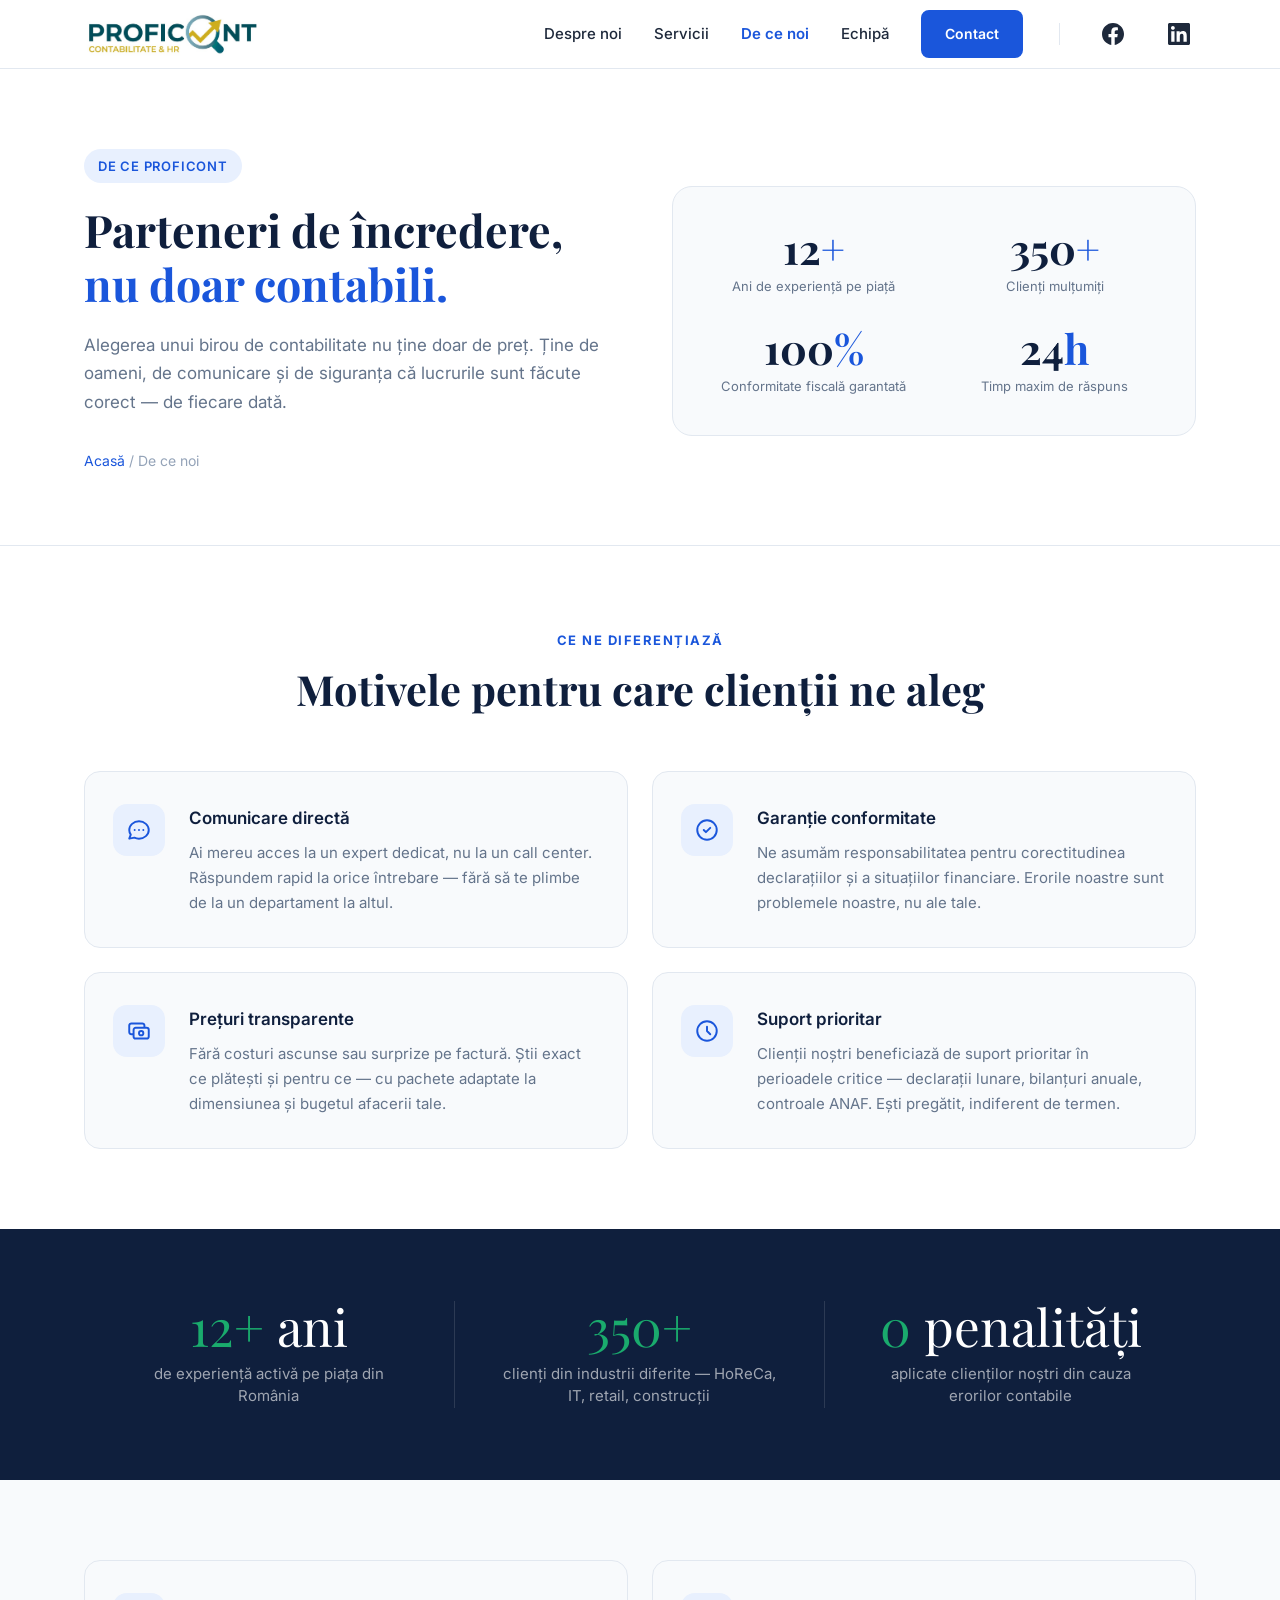
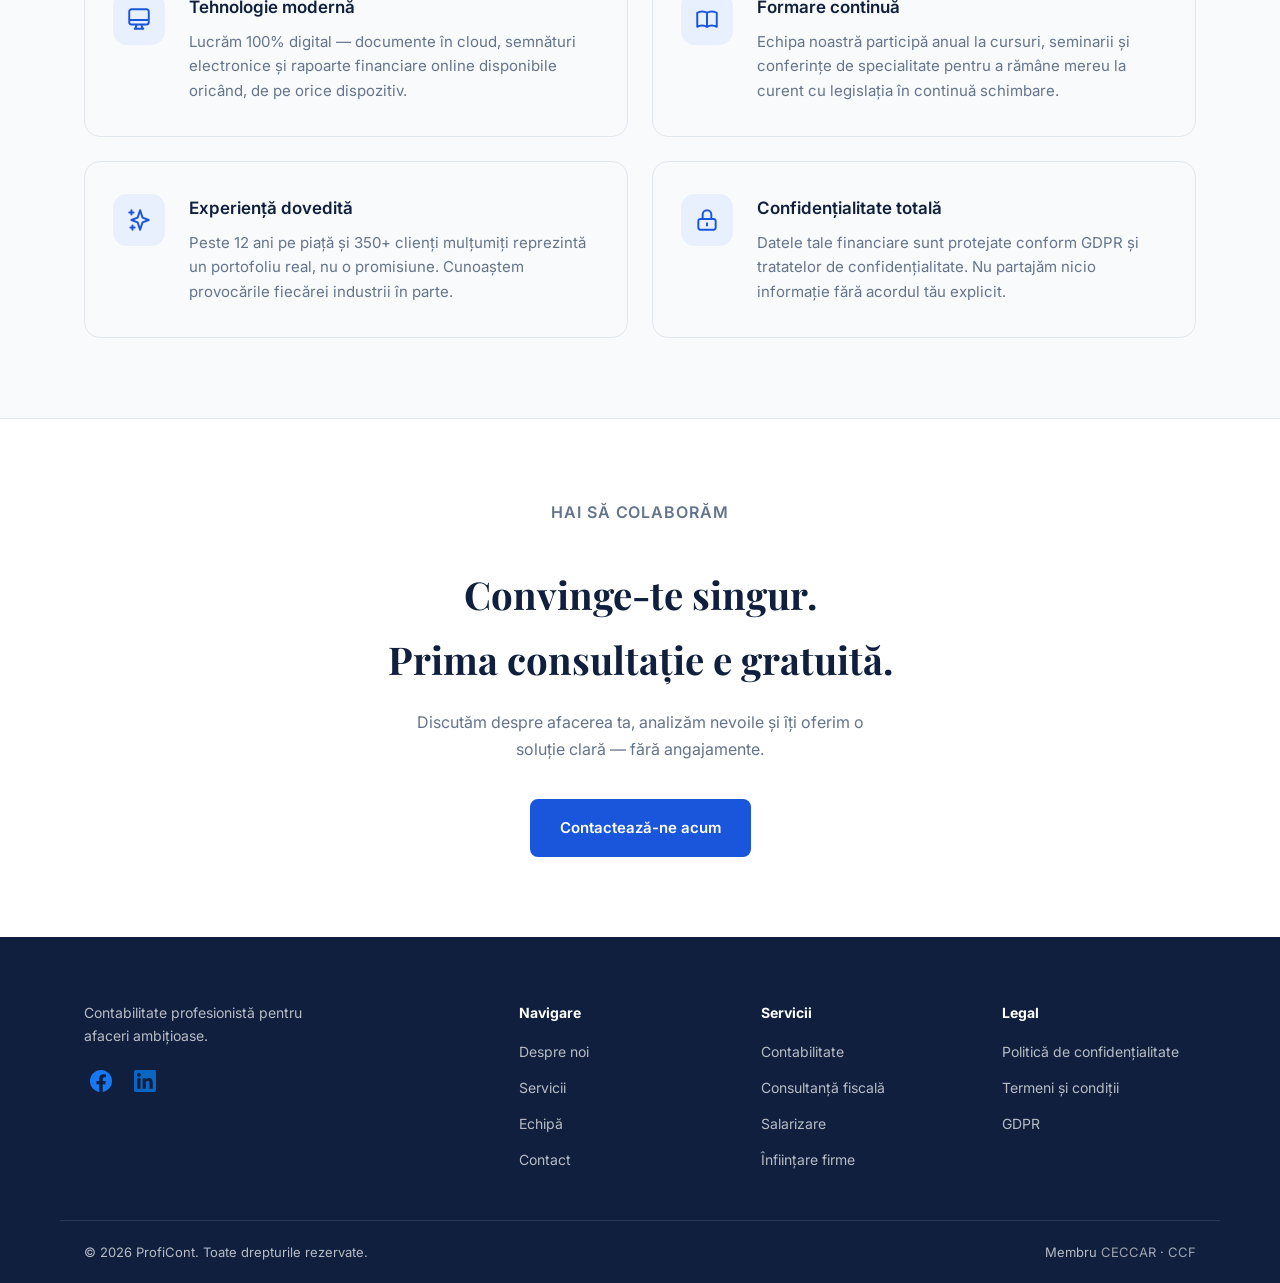
<file: de-ce-noi.html>
<!DOCTYPE html>
<html lang="ro">
<head>
  <meta charset="UTF-8" />
  <meta name="viewport" content="width=device-width, initial-scale=1.0" />
  <title>De ce noi – ProfiCont</title>
  <link rel="stylesheet" href="style.css" />
  <link rel="preconnect" href="https://fonts.googleapis.com" />
  <link rel="preconnect" href="https://fonts.gstatic.com" crossorigin />
  <link href="https://fonts.googleapis.com/css2?family=Inter:wght@300;400;500;600;700&family=Playfair+Display:wght@700&display=swap" rel="stylesheet" />
  <style>
    /* ===== DE CE NOI – PAGE STYLES ===== */

    .dcn-hero {
      background: #fff;
      padding: 80px 0 72px;
      border-bottom: 1px solid var(--border);
    }

    .dcn-hero-inner {
      display: grid;
      grid-template-columns: 1fr 1fr;
      gap: 64px;
      align-items: center;
    }

    .dcn-hero-tag {
      display: inline-block;
      background: var(--blue-light);
      color: var(--blue);
      font-size: 13px;
      font-weight: 600;
      letter-spacing: .06em;
      text-transform: uppercase;
      padding: 6px 14px;
      border-radius: 20px;
      margin-bottom: 20px;
    }

    .dcn-hero-title {
      font-family: 'Playfair Display', serif;
      font-size: clamp(2rem, 3.5vw, 2.8rem);
      color: var(--navy);
      line-height: 1.2;
      margin-bottom: 20px;
    }

    .dcn-hero-title span {
      color: var(--blue);
    }

    .dcn-hero-sub {
      font-size: 17px;
      color: var(--text-muted);
      line-height: 1.7;
      margin-bottom: 32px;
    }

    .dcn-hero-breadcrumb {
      font-size: 14px;
      color: #94a3b8;
    }

    .dcn-hero-breadcrumb a {
      color: var(--blue);
      text-decoration: none;
    }

    .dcn-stats-box {
      background: var(--bg-light);
      border: 1px solid var(--border);
      border-radius: 20px;
      padding: 40px 36px;
      display: grid;
      grid-template-columns: 1fr 1fr;
      gap: 32px;
    }

    .dcn-stat {
      text-align: center;
    }

    .dcn-stat-num {
      font-family: 'Playfair Display', serif;
      font-size: 2.6rem;
      font-weight: 700;
      color: var(--navy);
      line-height: 1;
      margin-bottom: 8px;
    }

    .dcn-stat-num span {
      color: var(--blue);
    }

    .dcn-stat-label {
      font-size: 13px;
      color: var(--text-muted);
      line-height: 1.4;
    }

    /* ===== FEATURES GRID ===== */

    .dcn-features {
      background: #fff;
      padding: 80px 0;
    }

    .dcn-features-header {
      text-align: center;
      margin-bottom: 56px;
    }

    .dcn-features-header .section-tag {
      margin-bottom: 12px;
    }

    .dcn-features-header .section-title {
      margin-bottom: 0;
    }

    .dcn-grid {
      display: grid;
      grid-template-columns: repeat(2, 1fr);
      gap: 24px;
    }

    .dcn-card {
      display: flex;
      gap: 24px;
      align-items: flex-start;
      background: var(--bg-light);
      border: 1px solid var(--border);
      border-radius: 16px;
      padding: 32px 28px;
      transition: box-shadow var(--transition), transform var(--transition);
    }

    .dcn-card:hover {
      box-shadow: var(--shadow-lg);
      transform: translateY(-3px);
    }

    .dcn-card-icon {
      flex-shrink: 0;
      width: 52px;
      height: 52px;
      background: var(--blue-light);
      border-radius: 14px;
      display: flex;
      align-items: center;
      justify-content: center;
    }

    .dcn-card-icon svg {
      width: 26px;
      height: 26px;
      color: var(--blue);
    }

    .dcn-card-body h3 {
      font-size: 17px;
      font-weight: 600;
      color: var(--navy);
      margin-bottom: 8px;
    }

    .dcn-card-body p {
      font-size: 15px;
      color: var(--text-muted);
      line-height: 1.65;
    }

    /* ===== STATS BANNER ===== */

    .dcn-banner {
      background: var(--navy);
      padding: 72px 0;
    }

    .dcn-banner-inner {
      display: grid;
      grid-template-columns: repeat(3, 1fr);
      gap: 0;
    }

    .dcn-banner-stat {
      text-align: center;
      padding: 0 40px;
      border-right: 1px solid rgba(255,255,255,.12);
    }

    .dcn-banner-stat:last-child {
      border-right: none;
    }

    .dcn-banner-num {
      font-family: 'Playfair Display', serif;
      font-size: 3.2rem;
      color: #fff;
      line-height: 1;
      margin-bottom: 10px;
    }

    .dcn-banner-num em {
      font-style: normal;
      color: #1aab6d;
    }

    .dcn-banner-label {
      font-size: 15px;
      color: rgba(255,255,255,.6);
      line-height: 1.5;
    }

    /* ===== SECOND FEATURES ===== */

    .dcn-features-2 {
      background: var(--bg-light);
      padding: 80px 0;
    }

    /* ===== CTA ===== */

    .dcn-cta {
      background: #fff;
      padding: 80px 0;
      text-align: center;
      border-top: 1px solid var(--border);
    }

    .dcn-cta-label {
      font-size: 13px;
      font-weight: 600;
      letter-spacing: .06em;
      text-transform: uppercase;
      color: var(--blue);
      margin-bottom: 16px;
    }

    .dcn-cta h2 {
      font-family: 'Playfair Display', serif;
      font-size: clamp(1.8rem, 3vw, 2.4rem);
      color: var(--navy);
      margin-bottom: 16px;
    }

    .dcn-cta p {
      font-size: 16px;
      color: var(--text-muted);
      margin-bottom: 36px;
      max-width: 480px;
      margin-left: auto;
      margin-right: auto;
    }

    /* ===== RESPONSIVE ===== */

    @media (max-width: 900px) {
      .dcn-hero-inner {
        grid-template-columns: 1fr;
        gap: 40px;
      }

      .dcn-grid {
        grid-template-columns: 1fr;
      }

      .dcn-banner-inner {
        grid-template-columns: 1fr;
        gap: 40px;
      }

      .dcn-banner-stat {
        border-right: none;
        border-bottom: 1px solid rgba(255,255,255,.12);
        padding: 0 0 40px;
      }

      .dcn-banner-stat:last-child {
        border-bottom: none;
        padding-bottom: 0;
      }
    }

    @media (max-width: 600px) {
      .dcn-stats-box {
        grid-template-columns: 1fr 1fr;
        gap: 24px;
      }

      .dcn-card {
        flex-direction: column;
        gap: 16px;
      }
    }
  </style>
</head>
<body>

  <!-- NAVBAR -->
  <header class="navbar" id="navbar">
    <div class="container nav-inner">
      <a href="index.html" class="logo">
        <img src="images/logo-proficont.jpeg" alt="ProfiCont" class="logo-img" />
      </a>
      <nav class="nav-links" id="navLinks">
        <a href="despre-noi.html">Despre noi</a>
        <a href="servicii.html">Servicii</a>
        <a href="de-ce-noi.html" class="active">De ce noi</a>
        <a href="echipa.html">Echipă</a>
        <a href="index.html#contact" class="btn btn-nav">Contact</a>
        <span class="nav-social-sep"></span>
        <a href="https://www.facebook.com/profile.php?id=100087734592923" target="_blank" rel="noopener" aria-label="Facebook" class="social-btn fb"><svg xmlns="http://www.w3.org/2000/svg" viewBox="0 0 24 24" fill="currentColor"><path d="M24 12.073c0-6.627-5.373-12-12-12s-12 5.373-12 12c0 5.99 4.388 10.954 10.125 11.854v-8.385H7.078v-3.47h3.047V9.43c0-3.007 1.792-4.669 4.533-4.669 1.312 0 2.686.235 2.686.235v2.953H15.83c-1.491 0-1.956.925-1.956 1.874v2.25h3.328l-.532 3.47h-2.796v8.385C19.612 23.027 24 18.062 24 12.073z"/></svg></a>
        <a href="https://www.linkedin.com/company/108966932/admin/page-posts/published/" target="_blank" rel="noopener" aria-label="LinkedIn" class="social-btn li"><svg xmlns="http://www.w3.org/2000/svg" viewBox="0 0 24 24" fill="currentColor"><path d="M20.447 20.452h-3.554v-5.569c0-1.328-.027-3.037-1.852-3.037-1.853 0-2.136 1.445-2.136 2.939v5.667H9.351V9h3.414v1.561h.046c.477-.9 1.637-1.85 3.37-1.85 3.601 0 4.267 2.37 4.267 5.455v6.286zM5.337 7.433c-1.144 0-2.063-.926-2.063-2.065 0-1.138.92-2.063 2.063-2.063 1.14 0 2.064.925 2.064 2.063 0 1.139-.925 2.065-2.064 2.065zm1.782 13.019H3.555V9h3.564v11.452zM22.225 0H1.771C.792 0 0 .774 0 1.729v20.542C0 23.227.792 24 1.771 24h20.451C23.2 24 24 23.227 24 22.271V1.729C24 .774 23.2 0 22.222 0h.003z"/></svg></a>
      </nav>
      <button class="hamburger" id="hamburger" aria-label="Meniu">
        <span></span><span></span><span></span>
      </button>
    </div>
  </header>

  <!-- HERO INTRO -->
  <section class="dcn-hero">
    <div class="container dcn-hero-inner">
      <div>
        <span class="dcn-hero-tag">De ce ProfiCont</span>
        <h1 class="dcn-hero-title">Parteneri de încredere,<br /><span>nu doar contabili.</span></h1>
        <p class="dcn-hero-sub">Alegerea unui birou de contabilitate nu ține doar de preț. Ține de oameni, de comunicare și de siguranța că lucrurile sunt făcute corect — de fiecare dată.</p>
        <p class="dcn-hero-breadcrumb"><a href="index.html">Acasă</a> / De ce noi</p>
      </div>
      <div class="dcn-stats-box">
        <div class="dcn-stat">
          <div class="dcn-stat-num">12<span>+</span></div>
          <div class="dcn-stat-label">Ani de experiență pe piață</div>
        </div>
        <div class="dcn-stat">
          <div class="dcn-stat-num">350<span>+</span></div>
          <div class="dcn-stat-label">Clienți mulțumiți</div>
        </div>
        <div class="dcn-stat">
          <div class="dcn-stat-num">100<span>%</span></div>
          <div class="dcn-stat-label">Conformitate fiscală garantată</div>
        </div>
        <div class="dcn-stat">
          <div class="dcn-stat-num">24<span>h</span></div>
          <div class="dcn-stat-label">Timp maxim de răspuns</div>
        </div>
      </div>
    </div>
  </section>

  <!-- AVANTAJE 1–4 -->
  <section class="dcn-features">
    <div class="container">
      <div class="dcn-features-header">
        <p class="section-tag">Ce ne diferențiază</p>
        <h2 class="section-title">Motivele pentru care clienții ne aleg</h2>
      </div>
      <div class="dcn-grid">

        <div class="dcn-card">
          <div class="dcn-card-icon">
            <svg fill="none" viewBox="0 0 24 24" stroke="currentColor" stroke-width="1.8">
              <path stroke-linecap="round" stroke-linejoin="round" d="M8 12h.01M12 12h.01M16 12h.01M21 12c0 4.418-4.03 8-9 8a9.863 9.863 0 01-4.255-.949L3 20l1.395-3.72C3.512 15.042 3 13.574 3 12c0-4.418 4.03-8 9-8s9 3.582 9 8z" />
            </svg>
          </div>
          <div class="dcn-card-body">
            <h3>Comunicare directă</h3>
            <p>Ai mereu acces la un expert dedicat, nu la un call center. Răspundem rapid la orice întrebare — fără să te plimbe de la un departament la altul.</p>
          </div>
        </div>

        <div class="dcn-card">
          <div class="dcn-card-icon">
            <svg fill="none" viewBox="0 0 24 24" stroke="currentColor" stroke-width="1.8">
              <path stroke-linecap="round" stroke-linejoin="round" d="M9 12l2 2 4-4m6 2a9 9 0 11-18 0 9 9 0 0118 0z" />
            </svg>
          </div>
          <div class="dcn-card-body">
            <h3>Garanție conformitate</h3>
            <p>Ne asumăm responsabilitatea pentru corectitudinea declarațiilor și a situațiilor financiare. Erorile noastre sunt problemele noastre, nu ale tale.</p>
          </div>
        </div>

        <div class="dcn-card">
          <div class="dcn-card-icon">
            <svg fill="none" viewBox="0 0 24 24" stroke="currentColor" stroke-width="1.8">
              <path stroke-linecap="round" stroke-linejoin="round" d="M17 9V7a2 2 0 00-2-2H5a2 2 0 00-2 2v6a2 2 0 002 2h2m2 4h10a2 2 0 002-2v-6a2 2 0 00-2-2H9a2 2 0 00-2 2v6a2 2 0 002 2zm7-5a2 2 0 11-4 0 2 2 0 014 0z" />
            </svg>
          </div>
          <div class="dcn-card-body">
            <h3>Prețuri transparente</h3>
            <p>Fără costuri ascunse sau surprize pe factură. Știi exact ce plătești și pentru ce — cu pachete adaptate la dimensiunea și bugetul afacerii tale.</p>
          </div>
        </div>

        <div class="dcn-card">
          <div class="dcn-card-icon">
            <svg fill="none" viewBox="0 0 24 24" stroke="currentColor" stroke-width="1.8">
              <path stroke-linecap="round" stroke-linejoin="round" d="M12 8v4l3 3m6-3a9 9 0 11-18 0 9 9 0 0118 0z" />
            </svg>
          </div>
          <div class="dcn-card-body">
            <h3>Suport prioritar</h3>
            <p>Clienții noștri beneficiază de suport prioritar în perioadele critice — declarații lunare, bilanțuri anuale, controale ANAF. Ești pregătit, indiferent de termen.</p>
          </div>
        </div>

      </div>
    </div>
  </section>

  <!-- STATS BANNER -->
  <section class="dcn-banner">
    <div class="container dcn-banner-inner">
      <div class="dcn-banner-stat">
        <div class="dcn-banner-num"><em>12+</em> ani</div>
        <div class="dcn-banner-label">de experiență activă pe piața din România</div>
      </div>
      <div class="dcn-banner-stat">
        <div class="dcn-banner-num"><em>350+</em></div>
        <div class="dcn-banner-label">clienți din industrii diferite — HoReCa, IT, retail, construcții</div>
      </div>
      <div class="dcn-banner-stat">
        <div class="dcn-banner-num"><em>0</em> penalități</div>
        <div class="dcn-banner-label">aplicate clienților noștri din cauza erorilor contabile</div>
      </div>
    </div>
  </section>

  <!-- AVANTAJE 5–8 -->
  <section class="dcn-features-2">
    <div class="container">
      <div class="dcn-grid">

        <div class="dcn-card">
          <div class="dcn-card-icon">
            <svg fill="none" viewBox="0 0 24 24" stroke="currentColor" stroke-width="1.8">
              <path stroke-linecap="round" stroke-linejoin="round" d="M9.75 17L9 20l-1 1h8l-1-1-.75-3M3 13h18M5 17h14a2 2 0 002-2V5a2 2 0 00-2-2H5a2 2 0 00-2 2v10a2 2 0 002 2z" />
            </svg>
          </div>
          <div class="dcn-card-body">
            <h3>Tehnologie modernă</h3>
            <p>Lucrăm 100% digital — documente în cloud, semnături electronice și rapoarte financiare online disponibile oricând, de pe orice dispozitiv.</p>
          </div>
        </div>

        <div class="dcn-card">
          <div class="dcn-card-icon">
            <svg fill="none" viewBox="0 0 24 24" stroke="currentColor" stroke-width="1.8">
              <path stroke-linecap="round" stroke-linejoin="round" d="M12 6.253v13m0-13C10.832 5.477 9.246 5 7.5 5S4.168 5.477 3 6.253v13C4.168 18.477 5.754 18 7.5 18s3.332.477 4.5 1.253m0-13C13.168 5.477 14.754 5 16.5 5c1.747 0 3.332.477 4.5 1.253v13C19.832 18.477 18.247 18 16.5 18c-1.746 0-3.332.477-4.5 1.253" />
            </svg>
          </div>
          <div class="dcn-card-body">
            <h3>Formare continuă</h3>
            <p>Echipa noastră participă anual la cursuri, seminarii și conferințe de specialitate pentru a rămâne mereu la curent cu legislația în continuă schimbare.</p>
          </div>
        </div>

        <div class="dcn-card">
          <div class="dcn-card-icon">
            <svg fill="none" viewBox="0 0 24 24" stroke="currentColor" stroke-width="1.8">
              <path stroke-linecap="round" stroke-linejoin="round" d="M5 3v4M3 5h4M6 17v4m-2-2h4m5-16l2.286 6.857L21 12l-5.714 2.143L13 21l-2.286-6.857L5 12l5.714-2.143L13 3z" />
            </svg>
          </div>
          <div class="dcn-card-body">
            <h3>Experiență dovedită</h3>
            <p>Peste 12 ani pe piață și 350+ clienți mulțumiți reprezintă un portofoliu real, nu o promisiune. Cunoaștem provocările fiecărei industrii în parte.</p>
          </div>
        </div>

        <div class="dcn-card">
          <div class="dcn-card-icon">
            <svg fill="none" viewBox="0 0 24 24" stroke="currentColor" stroke-width="1.8">
              <path stroke-linecap="round" stroke-linejoin="round" d="M12 15v2m-6 4h12a2 2 0 002-2v-6a2 2 0 00-2-2H6a2 2 0 00-2 2v6a2 2 0 002 2zm10-10V7a4 4 0 00-8 0v4h8z" />
            </svg>
          </div>
          <div class="dcn-card-body">
            <h3>Confidențialitate totală</h3>
            <p>Datele tale financiare sunt protejate conform GDPR și tratatelor de confidențialitate. Nu partajăm nicio informație fără acordul tău explicit.</p>
          </div>
        </div>

      </div>
    </div>
  </section>

  <!-- CTA -->
  <section class="dcn-cta">
    <div class="container">
      <p class="dcn-cta-label">Hai să colaborăm</p>
      <h2>Convinge-te singur.<br />Prima consultație e gratuită.</h2>
      <p>Discutăm despre afacerea ta, analizăm nevoile și îți oferim o soluție clară — fără angajamente.</p>
      <a href="index.html#contact" class="btn btn-primary">Contactează-ne acum</a>
    </div>
  </section>

  <!-- FOOTER -->
  <footer class="footer">
    <div class="container footer-inner">
      <div class="footer-brand">
        <p>Contabilitate profesionistă pentru afaceri ambițioase.</p>
        <div class="social-footer">
          <a href="https://www.facebook.com/profile.php?id=100087734592923" target="_blank" rel="noopener" aria-label="Facebook" class="social-btn fb"><svg xmlns="http://www.w3.org/2000/svg" viewBox="0 0 24 24" fill="currentColor"><path d="M24 12.073c0-6.627-5.373-12-12-12s-12 5.373-12 12c0 5.99 4.388 10.954 10.125 11.854v-8.385H7.078v-3.47h3.047V9.43c0-3.007 1.792-4.669 4.533-4.669 1.312 0 2.686.235 2.686.235v2.953H15.83c-1.491 0-1.956.925-1.956 1.874v2.25h3.328l-.532 3.47h-2.796v8.385C19.612 23.027 24 18.062 24 12.073z"/></svg></a>
          <a href="https://www.linkedin.com/company/108966932/admin/page-posts/published/" target="_blank" rel="noopener" aria-label="LinkedIn" class="social-btn li"><svg xmlns="http://www.w3.org/2000/svg" viewBox="0 0 24 24" fill="currentColor"><path d="M20.447 20.452h-3.554v-5.569c0-1.328-.027-3.037-1.852-3.037-1.853 0-2.136 1.445-2.136 2.939v5.667H9.351V9h3.414v1.561h.046c.477-.9 1.637-1.85 3.37-1.85 3.601 0 4.267 2.37 4.267 5.455v6.286zM5.337 7.433c-1.144 0-2.063-.926-2.063-2.065 0-1.138.92-2.063 2.063-2.063 1.14 0 2.064.925 2.064 2.063 0 1.139-.925 2.065-2.064 2.065zm1.782 13.019H3.555V9h3.564v11.452zM22.225 0H1.771C.792 0 0 .774 0 1.729v20.542C0 23.227.792 24 1.771 24h20.451C23.2 24 24 23.227 24 22.271V1.729C24 .774 23.2 0 22.222 0h.003z"/></svg></a>
        </div>
      </div>
      <div class="footer-links">
        <strong>Navigare</strong>
        <a href="despre-noi.html">Despre noi</a>
        <a href="servicii.html">Servicii</a>
        <a href="echipa.html">Echipă</a>
        <a href="index.html#contact">Contact</a>
      </div>
      <div class="footer-links">
        <strong>Servicii</strong>
        <a href="servicii.html">Contabilitate</a>
        <a href="servicii.html">Consultanță fiscală</a>
        <a href="servicii.html">Salarizare</a>
        <a href="servicii.html">Înființare firme</a>
      </div>
      <div class="footer-links">
        <strong>Legal</strong>
        <a href="#">Politică de confidențialitate</a>
        <a href="#">Termeni și condiții</a>
        <a href="#">GDPR</a>
      </div>
    </div>
    <div class="footer-bottom">
      <div class="container">
        <span>© 2026 ProfiCont. Toate drepturile rezervate.</span>
        <span>Membru <a href="#">CECCAR</a> · <a href="#">CCF</a></span>
      </div>
    </div>
  </footer>

  <a href="#" class="scroll-top" id="scrollTop" aria-label="Sus">↑</a>
  <script src="main.js"></script>
</body>
</html>
</file>
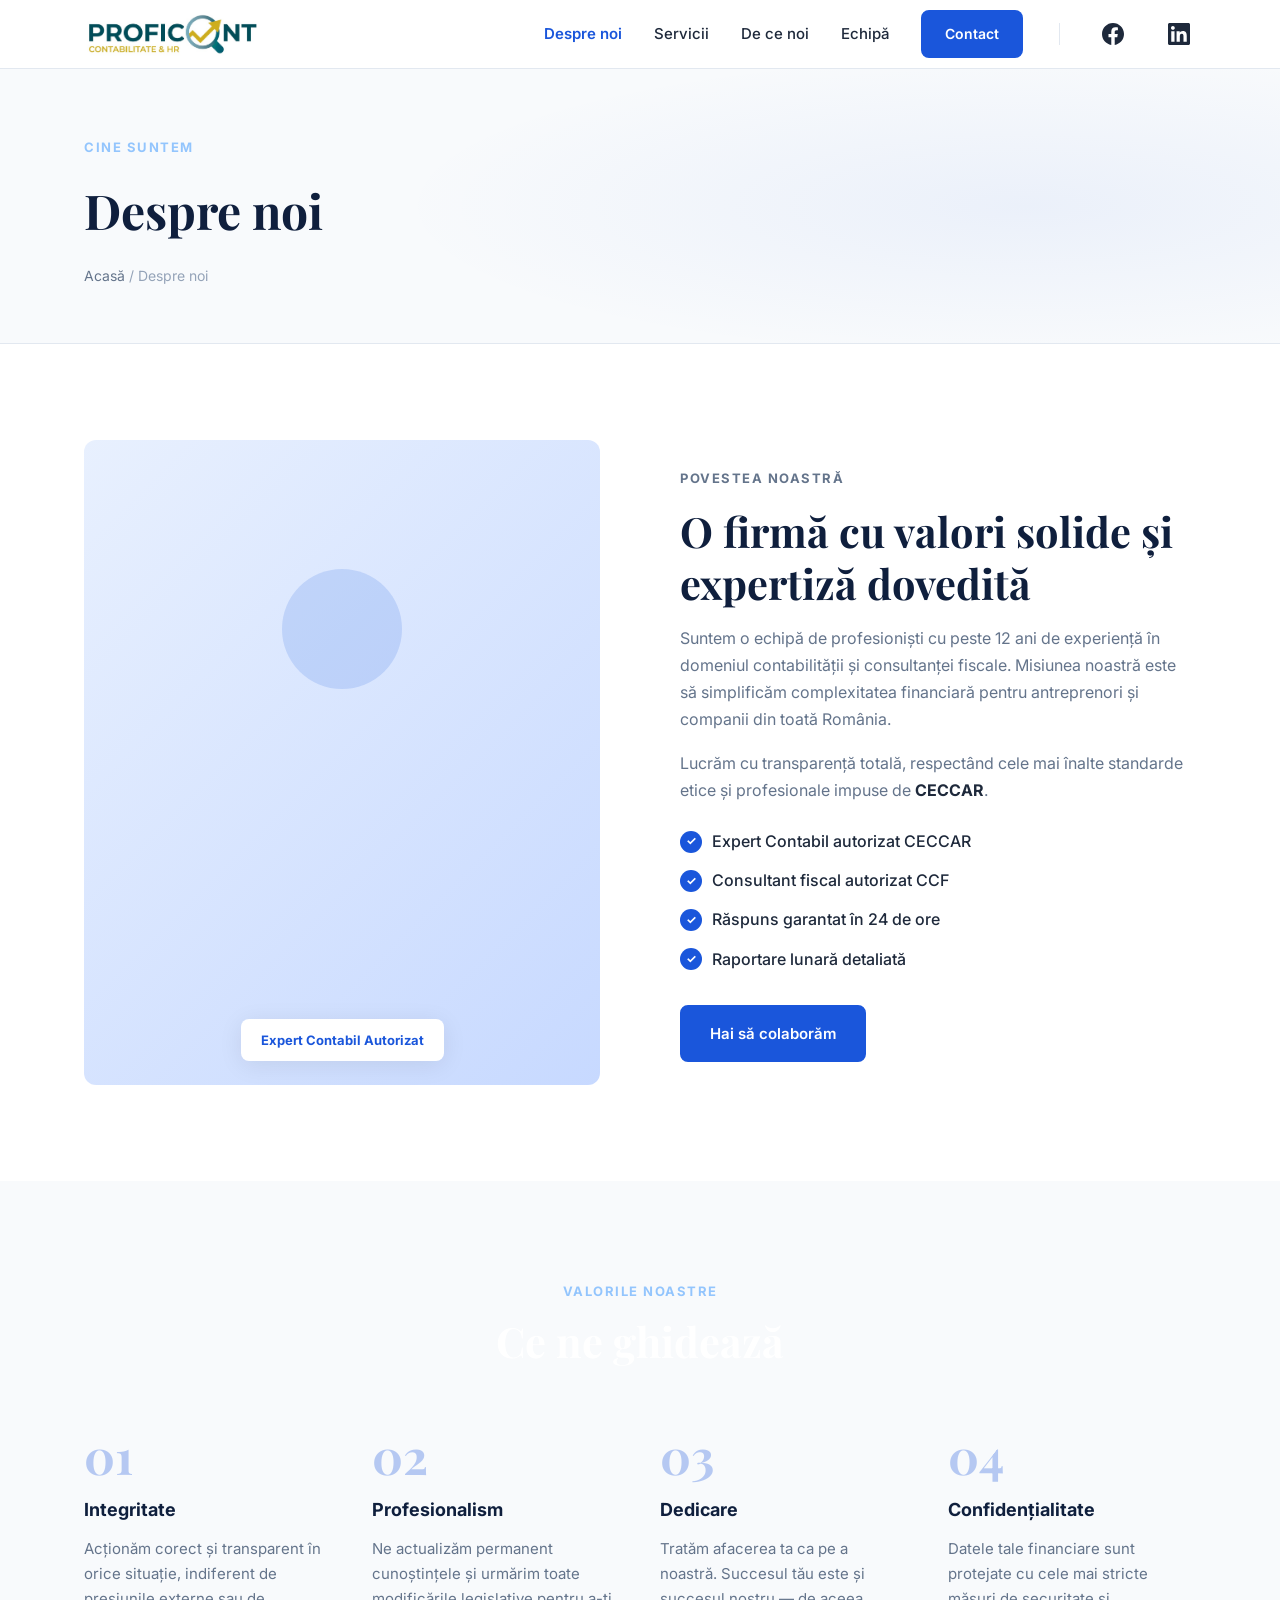
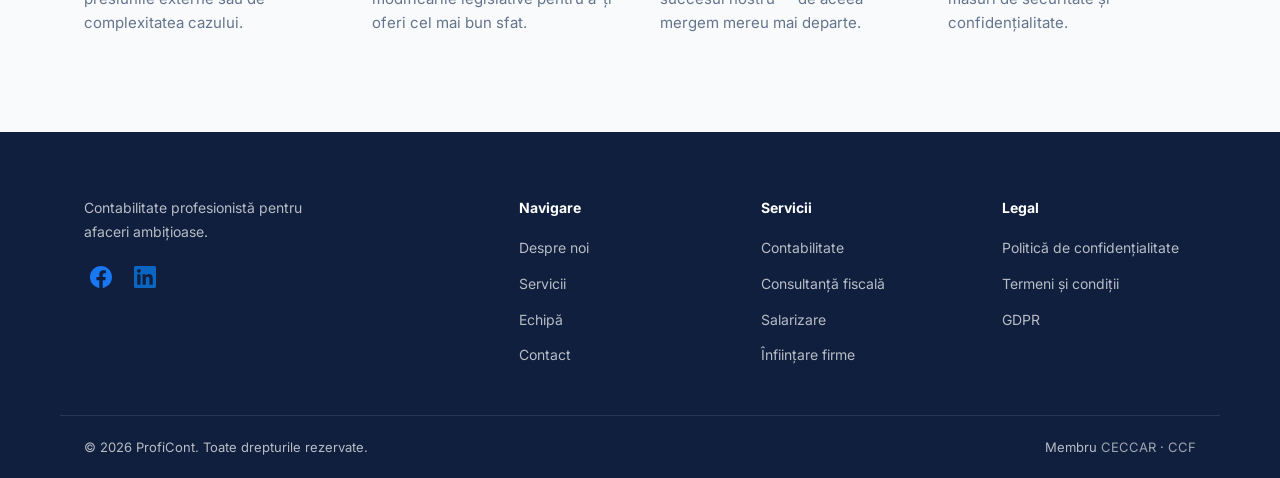
<file: despre-noi.html>
<!DOCTYPE html>
<html lang="ro">
<head>
  <meta charset="UTF-8" />
  <meta name="viewport" content="width=device-width, initial-scale=1.0" />
  <title>Despre noi – ProfiCont</title>
  <link rel="stylesheet" href="style.css" />
  <link rel="preconnect" href="https://fonts.googleapis.com" />
  <link rel="preconnect" href="https://fonts.gstatic.com" crossorigin />
  <link href="https://fonts.googleapis.com/css2?family=Inter:wght@300;400;500;600;700&family=Playfair+Display:wght@700&display=swap" rel="stylesheet" />
</head>
<body>

  <!-- NAVBAR -->
  <header class="navbar" id="navbar">
    <div class="container nav-inner">
      <a href="index.html" class="logo">
        <img src="images/logo-proficont.jpeg" alt="ProfiCont" class="logo-img" />
      </a>
      <nav class="nav-links" id="navLinks">
        <a href="despre-noi.html" class="active">Despre noi</a>
        <a href="servicii.html">Servicii</a>
        <a href="de-ce-noi.html">De ce noi</a>
        <a href="echipa.html">Echipă</a>
        <a href="index.html#contact" class="btn btn-nav">Contact</a>
        <span class="nav-social-sep"></span>
        <a href="https://www.facebook.com/profile.php?id=100087734592923" target="_blank" rel="noopener" aria-label="Facebook" class="social-btn fb"><svg xmlns="http://www.w3.org/2000/svg" viewBox="0 0 24 24" fill="currentColor"><path d="M24 12.073c0-6.627-5.373-12-12-12s-12 5.373-12 12c0 5.99 4.388 10.954 10.125 11.854v-8.385H7.078v-3.47h3.047V9.43c0-3.007 1.792-4.669 4.533-4.669 1.312 0 2.686.235 2.686.235v2.953H15.83c-1.491 0-1.956.925-1.956 1.874v2.25h3.328l-.532 3.47h-2.796v8.385C19.612 23.027 24 18.062 24 12.073z"/></svg></a>
        <a href="https://www.linkedin.com/company/108966932/admin/page-posts/published/" target="_blank" rel="noopener" aria-label="LinkedIn" class="social-btn li"><svg xmlns="http://www.w3.org/2000/svg" viewBox="0 0 24 24" fill="currentColor"><path d="M20.447 20.452h-3.554v-5.569c0-1.328-.027-3.037-1.852-3.037-1.853 0-2.136 1.445-2.136 2.939v5.667H9.351V9h3.414v1.561h.046c.477-.9 1.637-1.85 3.37-1.85 3.601 0 4.267 2.37 4.267 5.455v6.286zM5.337 7.433c-1.144 0-2.063-.926-2.063-2.065 0-1.138.92-2.063 2.063-2.063 1.14 0 2.064.925 2.064 2.063 0 1.139-.925 2.065-2.064 2.065zm1.782 13.019H3.555V9h3.564v11.452zM22.225 0H1.771C.792 0 0 .774 0 1.729v20.542C0 23.227.792 24 1.771 24h20.451C23.2 24 24 23.227 24 22.271V1.729C24 .774 23.2 0 22.222 0h.003z"/></svg></a>
      </nav>
      <button class="hamburger" id="hamburger" aria-label="Meniu">
        <span></span><span></span><span></span>
      </button>
    </div>
  </header>

  <!-- PAGE HEADER -->
  <div class="page-header">
    <div class="container">
      <p class="section-tag section-tag--light">Cine suntem</p>
      <h1 class="page-header-title">Despre noi</h1>
      <p class="page-header-breadcrumb"><a href="index.html">Acasă</a> / Despre noi</p>
    </div>
  </div>

  <!-- DESPRE -->
  <section class="section despre">
    <div class="container despre-grid">
      <div class="despre-img">
        <div class="img-placeholder">
          <div class="img-badge">Expert Contabil Autorizat</div>
        </div>
      </div>
      <div class="despre-text">
        <p class="section-tag">Povestea noastră</p>
        <h2 class="section-title">O firmă cu valori solide și expertiză dovedită</h2>
        <p>Suntem o echipă de profesioniști cu peste 12 ani de experiență în domeniul contabilității și consultanței fiscale. Misiunea noastră este să simplificăm complexitatea financiară pentru antreprenori și companii din toată România.</p>
        <p>Lucrăm cu transparență totală, respectând cele mai înalte standarde etice și profesionale impuse de <strong>CECCAR</strong>.</p>
        <ul class="check-list">
          <li>Expert Contabil autorizat CECCAR</li>
          <li>Consultant fiscal autorizat CCF</li>
          <li>Răspuns garantat în 24 de ore</li>
          <li>Raportare lunară detaliată</li>
        </ul>
        <a href="index.html#contact" class="btn btn-primary">Hai să colaborăm</a>
      </div>
    </div>
  </section>

  <!-- MISIUNE & VIZIUNE -->
  <section class="section avantaje">
    <div class="container">
      <div class="section-header section-header--light">
        <p class="section-tag section-tag--light">Valorile noastre</p>
        <h2 class="section-title section-title--light">Ce ne ghidează</h2>
      </div>
      <div class="avantaje-grid">
        <div class="avantaj">
          <div class="avantaj-num">01</div>
          <h3>Integritate</h3>
          <p>Acționăm corect și transparent în orice situație, indiferent de presiunile externe sau de complexitatea cazului.</p>
        </div>
        <div class="avantaj">
          <div class="avantaj-num">02</div>
          <h3>Profesionalism</h3>
          <p>Ne actualizăm permanent cunoștințele și urmărim toate modificările legislative pentru a-ți oferi cel mai bun sfat.</p>
        </div>
        <div class="avantaj">
          <div class="avantaj-num">03</div>
          <h3>Dedicare</h3>
          <p>Tratăm afacerea ta ca pe a noastră. Succesul tău este și succesul nostru — de aceea mergem mereu mai departe.</p>
        </div>
        <div class="avantaj">
          <div class="avantaj-num">04</div>
          <h3>Confidențialitate</h3>
          <p>Datele tale financiare sunt protejate cu cele mai stricte măsuri de securitate și confidențialitate.</p>
        </div>
      </div>
    </div>
  </section>

  <!-- FOOTER -->
  <footer class="footer">
    <div class="container footer-inner">
      <div class="footer-brand">
        <p>Contabilitate profesionistă pentru afaceri ambițioase.</p>
        <div class="social-footer">
          <a href="https://www.facebook.com/profile.php?id=100087734592923" target="_blank" rel="noopener" aria-label="Facebook" class="social-btn fb"><svg xmlns="http://www.w3.org/2000/svg" viewBox="0 0 24 24" fill="currentColor"><path d="M24 12.073c0-6.627-5.373-12-12-12s-12 5.373-12 12c0 5.99 4.388 10.954 10.125 11.854v-8.385H7.078v-3.47h3.047V9.43c0-3.007 1.792-4.669 4.533-4.669 1.312 0 2.686.235 2.686.235v2.953H15.83c-1.491 0-1.956.925-1.956 1.874v2.25h3.328l-.532 3.47h-2.796v8.385C19.612 23.027 24 18.062 24 12.073z"/></svg></a>
          <a href="https://www.linkedin.com/company/108966932/admin/page-posts/published/" target="_blank" rel="noopener" aria-label="LinkedIn" class="social-btn li"><svg xmlns="http://www.w3.org/2000/svg" viewBox="0 0 24 24" fill="currentColor"><path d="M20.447 20.452h-3.554v-5.569c0-1.328-.027-3.037-1.852-3.037-1.853 0-2.136 1.445-2.136 2.939v5.667H9.351V9h3.414v1.561h.046c.477-.9 1.637-1.85 3.37-1.85 3.601 0 4.267 2.37 4.267 5.455v6.286zM5.337 7.433c-1.144 0-2.063-.926-2.063-2.065 0-1.138.92-2.063 2.063-2.063 1.14 0 2.064.925 2.064 2.063 0 1.139-.925 2.065-2.064 2.065zm1.782 13.019H3.555V9h3.564v11.452zM22.225 0H1.771C.792 0 0 .774 0 1.729v20.542C0 23.227.792 24 1.771 24h20.451C23.2 24 24 23.227 24 22.271V1.729C24 .774 23.2 0 22.222 0h.003z"/></svg></a>
        </div>
      </div>
      <div class="footer-links">
        <strong>Navigare</strong>
        <a href="despre-noi.html">Despre noi</a>
        <a href="servicii.html">Servicii</a>
        <a href="echipa.html">Echipă</a>
        <a href="index.html#contact">Contact</a>
      </div>
      <div class="footer-links">
        <strong>Servicii</strong>
        <a href="servicii.html">Contabilitate</a>
        <a href="servicii.html">Consultanță fiscală</a>
        <a href="servicii.html">Salarizare</a>
        <a href="servicii.html">Înființare firme</a>
      </div>
      <div class="footer-links">
        <strong>Legal</strong>
        <a href="#">Politică de confidențialitate</a>
        <a href="#">Termeni și condiții</a>
        <a href="#">GDPR</a>
      </div>
    </div>
    <div class="footer-bottom">
      <div class="container">
        <span>© 2026 ProfiCont. Toate drepturile rezervate.</span>
        <span>Membru <a href="#">CECCAR</a> · <a href="#">CCF</a></span>
      </div>
    </div>
  </footer>

  <a href="#" class="scroll-top" id="scrollTop" aria-label="Sus">↑</a>
  <script src="main.js"></script>
</body>
</html>
</file>
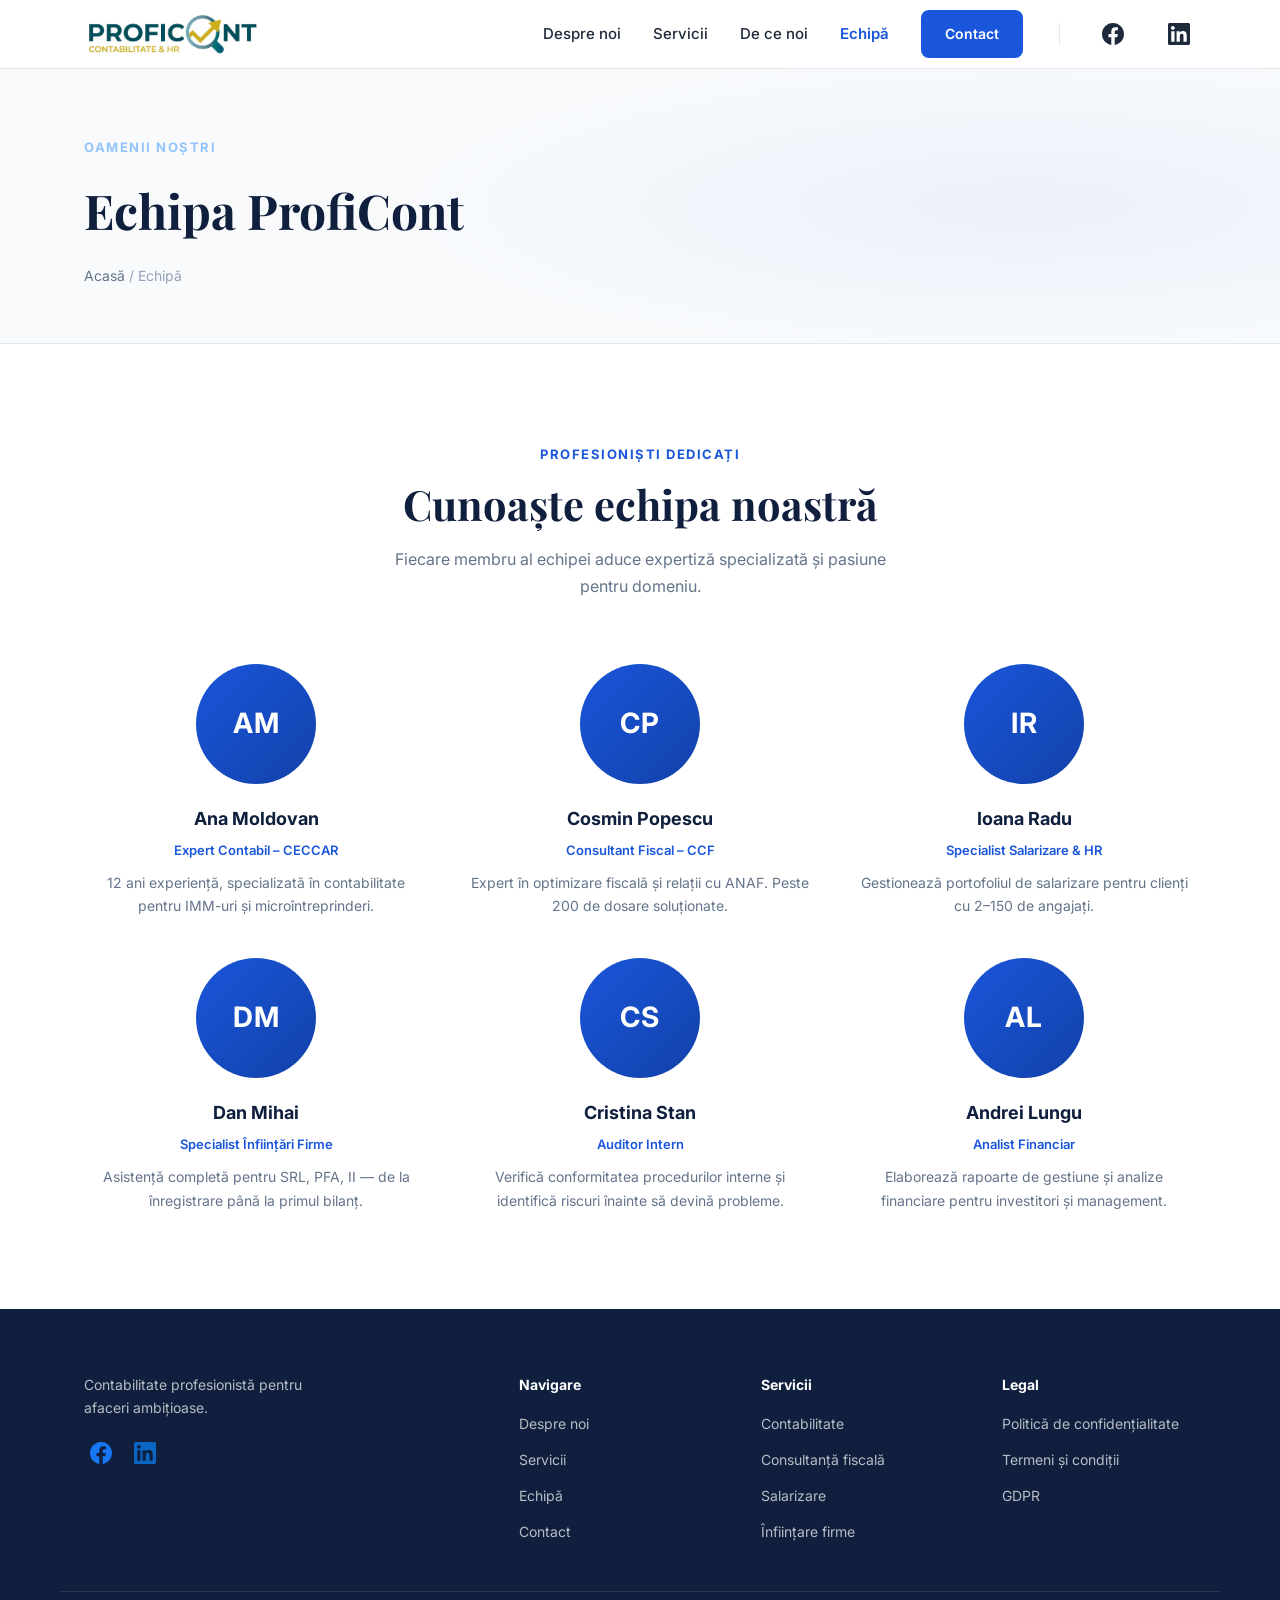
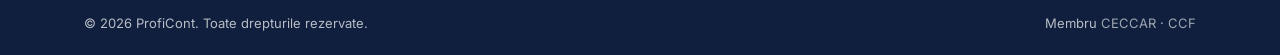
<file: echipa.html>
<!DOCTYPE html>
<html lang="ro">
<head>
  <meta charset="UTF-8" />
  <meta name="viewport" content="width=device-width, initial-scale=1.0" />
  <title>Echipa – ProfiCont</title>
  <link rel="stylesheet" href="style.css" />
  <link rel="preconnect" href="https://fonts.googleapis.com" />
  <link rel="preconnect" href="https://fonts.gstatic.com" crossorigin />
  <link href="https://fonts.googleapis.com/css2?family=Inter:wght@300;400;500;600;700&family=Playfair+Display:wght@700&display=swap" rel="stylesheet" />
</head>
<body>

  <!-- NAVBAR -->
  <header class="navbar" id="navbar">
    <div class="container nav-inner">
      <a href="index.html" class="logo">
        <img src="images/logo-proficont.jpeg" alt="ProfiCont" class="logo-img" />
      </a>
      <nav class="nav-links" id="navLinks">
        <a href="despre-noi.html">Despre noi</a>
        <a href="servicii.html">Servicii</a>
        <a href="de-ce-noi.html">De ce noi</a>
        <a href="echipa.html" class="active">Echipă</a>
        <a href="index.html#contact" class="btn btn-nav">Contact</a>
        <span class="nav-social-sep"></span>
        <a href="https://www.facebook.com/profile.php?id=100087734592923" target="_blank" rel="noopener" aria-label="Facebook" class="social-btn fb"><svg xmlns="http://www.w3.org/2000/svg" viewBox="0 0 24 24" fill="currentColor"><path d="M24 12.073c0-6.627-5.373-12-12-12s-12 5.373-12 12c0 5.99 4.388 10.954 10.125 11.854v-8.385H7.078v-3.47h3.047V9.43c0-3.007 1.792-4.669 4.533-4.669 1.312 0 2.686.235 2.686.235v2.953H15.83c-1.491 0-1.956.925-1.956 1.874v2.25h3.328l-.532 3.47h-2.796v8.385C19.612 23.027 24 18.062 24 12.073z"/></svg></a>
        <a href="https://www.linkedin.com/company/108966932/admin/page-posts/published/" target="_blank" rel="noopener" aria-label="LinkedIn" class="social-btn li"><svg xmlns="http://www.w3.org/2000/svg" viewBox="0 0 24 24" fill="currentColor"><path d="M20.447 20.452h-3.554v-5.569c0-1.328-.027-3.037-1.852-3.037-1.853 0-2.136 1.445-2.136 2.939v5.667H9.351V9h3.414v1.561h.046c.477-.9 1.637-1.85 3.37-1.85 3.601 0 4.267 2.37 4.267 5.455v6.286zM5.337 7.433c-1.144 0-2.063-.926-2.063-2.065 0-1.138.92-2.063 2.063-2.063 1.14 0 2.064.925 2.064 2.063 0 1.139-.925 2.065-2.064 2.065zm1.782 13.019H3.555V9h3.564v11.452zM22.225 0H1.771C.792 0 0 .774 0 1.729v20.542C0 23.227.792 24 1.771 24h20.451C23.2 24 24 23.227 24 22.271V1.729C24 .774 23.2 0 22.222 0h.003z"/></svg></a>
      </nav>
      <button class="hamburger" id="hamburger" aria-label="Meniu">
        <span></span><span></span><span></span>
      </button>
    </div>
  </header>

  <!-- PAGE HEADER -->
  <div class="page-header">
    <div class="container">
      <p class="section-tag section-tag--light">Oamenii noștri</p>
      <h1 class="page-header-title">Echipa ProfiCont</h1>
      <p class="page-header-breadcrumb"><a href="index.html">Acasă</a> / Echipă</p>
    </div>
  </div>

  <!-- ECHIPA -->
  <section class="section echipa">
    <div class="container">
      <div class="section-header">
        <p class="section-tag">Profesioniști dedicați</p>
        <h2 class="section-title">Cunoaște echipa noastră</h2>
        <p class="section-sub">Fiecare membru al echipei aduce expertiză specializată și pasiune pentru domeniu.</p>
      </div>
      <div class="echipa-grid">
        <div class="membru">
          <div class="membru-foto placeholder-foto"><span>AM</span></div>
          <h4>Ana Moldovan</h4>
          <p class="membru-rol">Expert Contabil – CECCAR</p>
          <p class="membru-desc">12 ani experiență, specializată în contabilitate pentru IMM-uri și microîntreprinderi.</p>
        </div>
        <div class="membru">
          <div class="membru-foto placeholder-foto"><span>CP</span></div>
          <h4>Cosmin Popescu</h4>
          <p class="membru-rol">Consultant Fiscal – CCF</p>
          <p class="membru-desc">Expert în optimizare fiscală și relații cu ANAF. Peste 200 de dosare soluționate.</p>
        </div>
        <div class="membru">
          <div class="membru-foto placeholder-foto"><span>IR</span></div>
          <h4>Ioana Radu</h4>
          <p class="membru-rol">Specialist Salarizare & HR</p>
          <p class="membru-desc">Gestionează portofoliul de salarizare pentru clienți cu 2–150 de angajați.</p>
        </div>
        <div class="membru">
          <div class="membru-foto placeholder-foto"><span>DM</span></div>
          <h4>Dan Mihai</h4>
          <p class="membru-rol">Specialist Înființări Firme</p>
          <p class="membru-desc">Asistență completă pentru SRL, PFA, II — de la înregistrare până la primul bilanț.</p>
        </div>
        <div class="membru">
          <div class="membru-foto placeholder-foto"><span>CS</span></div>
          <h4>Cristina Stan</h4>
          <p class="membru-rol">Auditor Intern</p>
          <p class="membru-desc">Verifică conformitatea procedurilor interne și identifică riscuri înainte să devină probleme.</p>
        </div>
        <div class="membru">
          <div class="membru-foto placeholder-foto"><span>AL</span></div>
          <h4>Andrei Lungu</h4>
          <p class="membru-rol">Analist Financiar</p>
          <p class="membru-desc">Elaborează rapoarte de gestiune și analize financiare pentru investitori și management.</p>
        </div>
      </div>
    </div>
  </section>

  <!-- FOOTER -->
  <footer class="footer">
    <div class="container footer-inner">
      <div class="footer-brand">
        <p>Contabilitate profesionistă pentru afaceri ambițioase.</p>
        <div class="social-footer">
          <a href="https://www.facebook.com/profile.php?id=100087734592923" target="_blank" rel="noopener" aria-label="Facebook" class="social-btn fb"><svg xmlns="http://www.w3.org/2000/svg" viewBox="0 0 24 24" fill="currentColor"><path d="M24 12.073c0-6.627-5.373-12-12-12s-12 5.373-12 12c0 5.99 4.388 10.954 10.125 11.854v-8.385H7.078v-3.47h3.047V9.43c0-3.007 1.792-4.669 4.533-4.669 1.312 0 2.686.235 2.686.235v2.953H15.83c-1.491 0-1.956.925-1.956 1.874v2.25h3.328l-.532 3.47h-2.796v8.385C19.612 23.027 24 18.062 24 12.073z"/></svg></a>
          <a href="https://www.linkedin.com/company/108966932/admin/page-posts/published/" target="_blank" rel="noopener" aria-label="LinkedIn" class="social-btn li"><svg xmlns="http://www.w3.org/2000/svg" viewBox="0 0 24 24" fill="currentColor"><path d="M20.447 20.452h-3.554v-5.569c0-1.328-.027-3.037-1.852-3.037-1.853 0-2.136 1.445-2.136 2.939v5.667H9.351V9h3.414v1.561h.046c.477-.9 1.637-1.85 3.37-1.85 3.601 0 4.267 2.37 4.267 5.455v6.286zM5.337 7.433c-1.144 0-2.063-.926-2.063-2.065 0-1.138.92-2.063 2.063-2.063 1.14 0 2.064.925 2.064 2.063 0 1.139-.925 2.065-2.064 2.065zm1.782 13.019H3.555V9h3.564v11.452zM22.225 0H1.771C.792 0 0 .774 0 1.729v20.542C0 23.227.792 24 1.771 24h20.451C23.2 24 24 23.227 24 22.271V1.729C24 .774 23.2 0 22.222 0h.003z"/></svg></a>
        </div>
      </div>
      <div class="footer-links">
        <strong>Navigare</strong>
        <a href="despre-noi.html">Despre noi</a>
        <a href="servicii.html">Servicii</a>
        <a href="echipa.html">Echipă</a>
        <a href="index.html#contact">Contact</a>
      </div>
      <div class="footer-links">
        <strong>Servicii</strong>
        <a href="servicii.html">Contabilitate</a>
        <a href="servicii.html">Consultanță fiscală</a>
        <a href="servicii.html">Salarizare</a>
        <a href="servicii.html">Înființare firme</a>
      </div>
      <div class="footer-links">
        <strong>Legal</strong>
        <a href="#">Politică de confidențialitate</a>
        <a href="#">Termeni și condiții</a>
        <a href="#">GDPR</a>
      </div>
    </div>
    <div class="footer-bottom">
      <div class="container">
        <span>© 2026 ProfiCont. Toate drepturile rezervate.</span>
        <span>Membru <a href="#">CECCAR</a> · <a href="#">CCF</a></span>
      </div>
    </div>
  </footer>

  <a href="#" class="scroll-top" id="scrollTop" aria-label="Sus">↑</a>
  <script src="main.js"></script>
</body>
</html>
</file>
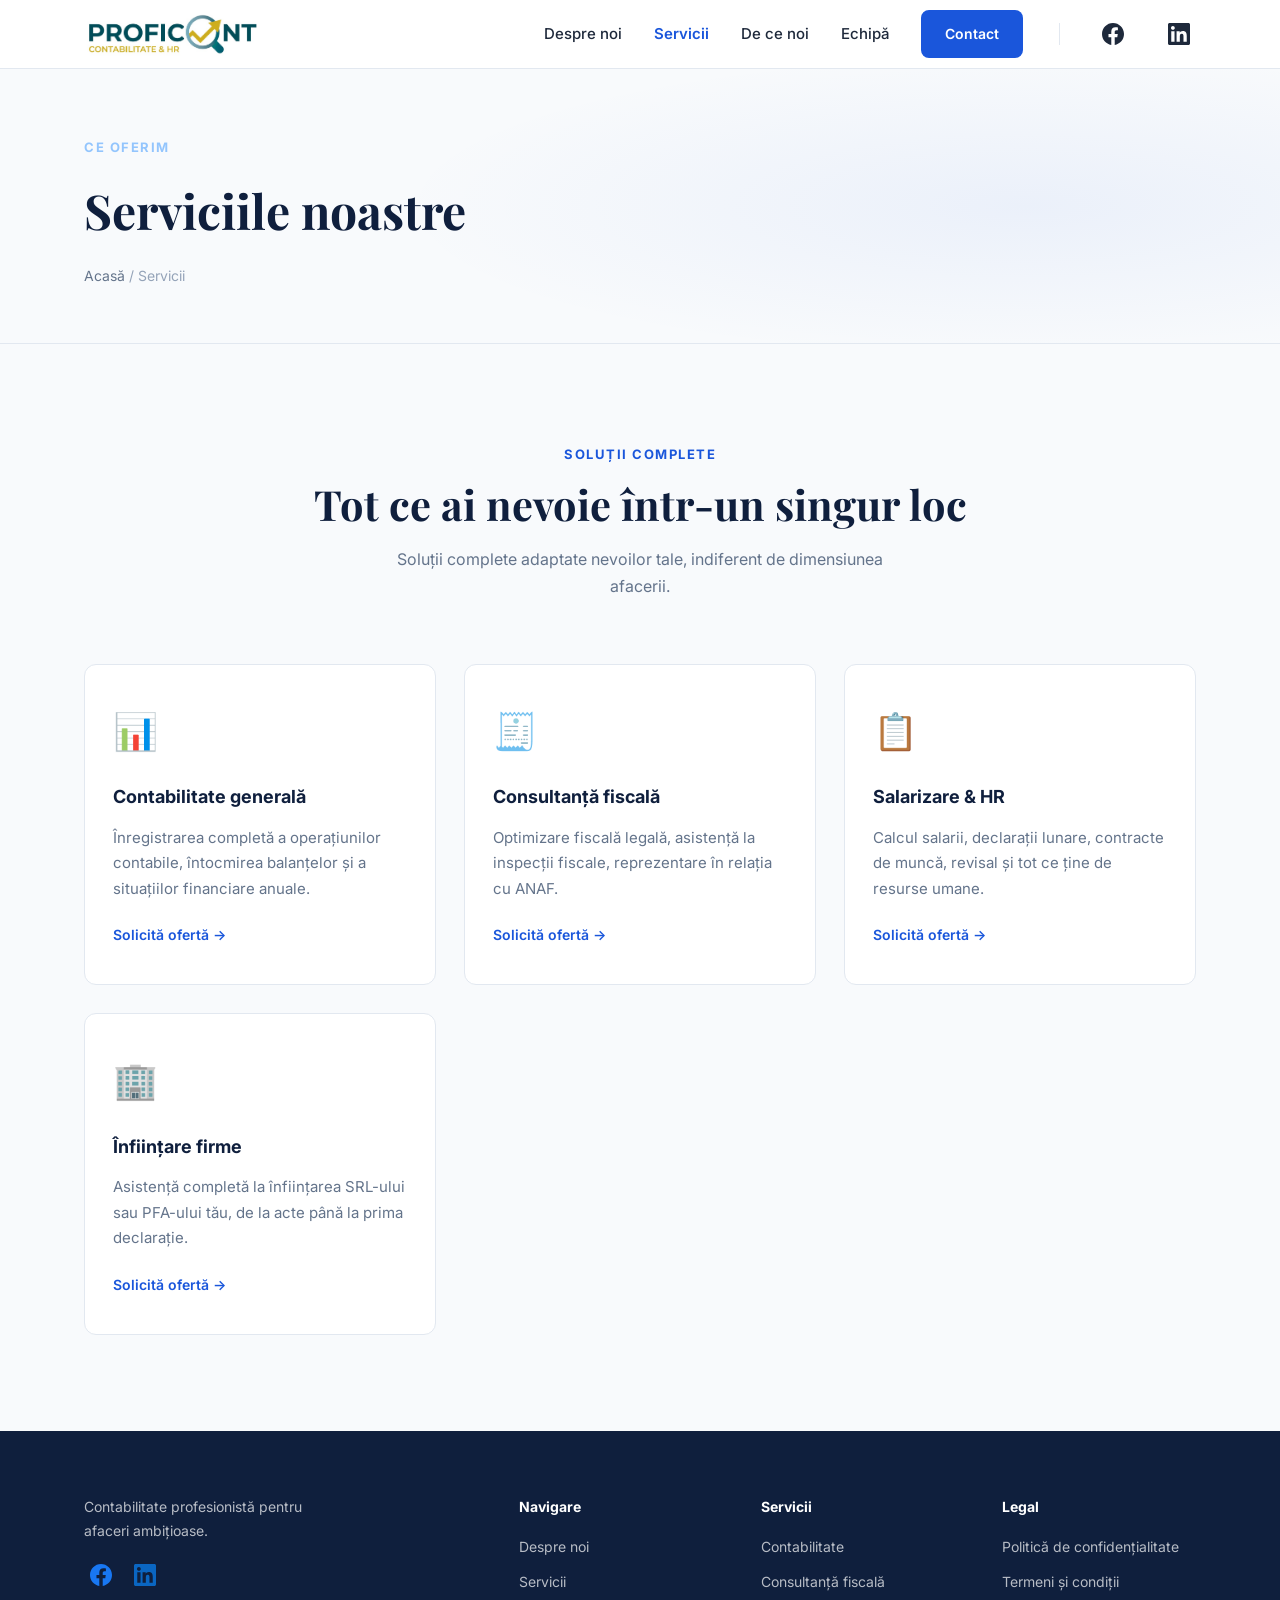
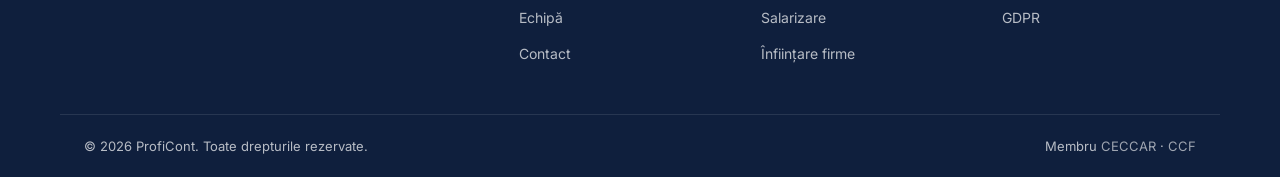
<file: servicii.html>
<!DOCTYPE html>
<html lang="ro">
<head>
  <meta charset="UTF-8" />
  <meta name="viewport" content="width=device-width, initial-scale=1.0" />
  <title>Servicii – ProfiCont</title>
  <link rel="stylesheet" href="style.css" />
  <link rel="preconnect" href="https://fonts.googleapis.com" />
  <link rel="preconnect" href="https://fonts.gstatic.com" crossorigin />
  <link href="https://fonts.googleapis.com/css2?family=Inter:wght@300;400;500;600;700&family=Playfair+Display:wght@700&display=swap" rel="stylesheet" />
</head>
<body>

  <!-- NAVBAR -->
  <header class="navbar" id="navbar">
    <div class="container nav-inner">
      <a href="index.html" class="logo">
        <img src="images/logo-proficont.jpeg" alt="ProfiCont" class="logo-img" />
      </a>
      <nav class="nav-links" id="navLinks">
        <a href="despre-noi.html">Despre noi</a>
        <a href="servicii.html" class="active">Servicii</a>
        <a href="de-ce-noi.html">De ce noi</a>
        <a href="echipa.html">Echipă</a>
        <a href="index.html#contact" class="btn btn-nav">Contact</a>
        <span class="nav-social-sep"></span>
        <a href="https://www.facebook.com/profile.php?id=100087734592923" target="_blank" rel="noopener" aria-label="Facebook" class="social-btn fb"><svg xmlns="http://www.w3.org/2000/svg" viewBox="0 0 24 24" fill="currentColor"><path d="M24 12.073c0-6.627-5.373-12-12-12s-12 5.373-12 12c0 5.99 4.388 10.954 10.125 11.854v-8.385H7.078v-3.47h3.047V9.43c0-3.007 1.792-4.669 4.533-4.669 1.312 0 2.686.235 2.686.235v2.953H15.83c-1.491 0-1.956.925-1.956 1.874v2.25h3.328l-.532 3.47h-2.796v8.385C19.612 23.027 24 18.062 24 12.073z"/></svg></a>
        <a href="https://www.linkedin.com/company/108966932/admin/page-posts/published/" target="_blank" rel="noopener" aria-label="LinkedIn" class="social-btn li"><svg xmlns="http://www.w3.org/2000/svg" viewBox="0 0 24 24" fill="currentColor"><path d="M20.447 20.452h-3.554v-5.569c0-1.328-.027-3.037-1.852-3.037-1.853 0-2.136 1.445-2.136 2.939v5.667H9.351V9h3.414v1.561h.046c.477-.9 1.637-1.85 3.37-1.85 3.601 0 4.267 2.37 4.267 5.455v6.286zM5.337 7.433c-1.144 0-2.063-.926-2.063-2.065 0-1.138.92-2.063 2.063-2.063 1.14 0 2.064.925 2.064 2.063 0 1.139-.925 2.065-2.064 2.065zm1.782 13.019H3.555V9h3.564v11.452zM22.225 0H1.771C.792 0 0 .774 0 1.729v20.542C0 23.227.792 24 1.771 24h20.451C23.2 24 24 23.227 24 22.271V1.729C24 .774 23.2 0 22.222 0h.003z"/></svg></a>
      </nav>
      <button class="hamburger" id="hamburger" aria-label="Meniu">
        <span></span><span></span><span></span>
      </button>
    </div>
  </header>

  <!-- PAGE HEADER -->
  <div class="page-header">
    <div class="container">
      <p class="section-tag section-tag--light">Ce oferim</p>
      <h1 class="page-header-title">Serviciile noastre</h1>
      <p class="page-header-breadcrumb"><a href="index.html">Acasă</a> / Servicii</p>
    </div>
  </div>

  <!-- SERVICII -->
  <section class="section servicii">
    <div class="container">
      <div class="section-header">
        <p class="section-tag">Soluții complete</p>
        <h2 class="section-title">Tot ce ai nevoie într-un singur loc</h2>
        <p class="section-sub">Soluții complete adaptate nevoilor tale, indiferent de dimensiunea afacerii.</p>
      </div>
      <div class="servicii-grid">
        <div class="card" data-delay="0">
          <div class="card-icon">📊</div>
          <h3>Contabilitate generală</h3>
          <p>Înregistrarea completă a operațiunilor contabile, întocmirea balanțelor și a situațiilor financiare anuale.</p>
          <a href="index.html#contact" class="card-link">Solicită ofertă →</a>
        </div>
        <div class="card" data-delay="100">
          <div class="card-icon">🧾</div>
          <h3>Consultanță fiscală</h3>
          <p>Optimizare fiscală legală, asistență la inspecții fiscale, reprezentare în relația cu ANAF.</p>
          <a href="index.html#contact" class="card-link">Solicită ofertă →</a>
        </div>
        <div class="card" data-delay="200">
          <div class="card-icon">📋</div>
          <h3>Salarizare & HR</h3>
          <p>Calcul salarii, declarații lunare, contracte de muncă, revisal și tot ce ține de resurse umane.</p>
          <a href="index.html#contact" class="card-link">Solicită ofertă →</a>
        </div>
        <div class="card" data-delay="300">
          <div class="card-icon">🏢</div>
          <h3>Înființare firme</h3>
          <p>Asistență completă la înființarea SRL-ului sau PFA-ului tău, de la acte până la prima declarație.</p>
          <a href="index.html#contact" class="card-link">Solicită ofertă →</a>
        </div>
        <div class="card" data-delay="400">
          <div class="card-icon">📈</div>
          <h3>Raportări financiare</h3>
          <p>Bilanțuri, rapoarte de gestiune, analize financiare pentru management și investitori.</p>
          <a href="index.html#contact" class="card-link">Solicită ofertă →</a>
        </div>
        <div class="card" data-delay="500">
          <div class="card-icon">🔒</div>
          <h3>Audit intern</h3>
          <p>Verificarea procedurilor interne și conformitatea cu legislația în vigoare pentru siguranța afacerii tale.</p>
          <a href="index.html#contact" class="card-link">Solicită ofertă →</a>
        </div>
      </div>
    </div>
  </section>

  <!-- FOOTER -->
  <footer class="footer">
    <div class="container footer-inner">
      <div class="footer-brand">
        <p>Contabilitate profesionistă pentru afaceri ambițioase.</p>
        <div class="social-footer">
          <a href="https://www.facebook.com/profile.php?id=100087734592923" target="_blank" rel="noopener" aria-label="Facebook" class="social-btn fb"><svg xmlns="http://www.w3.org/2000/svg" viewBox="0 0 24 24" fill="currentColor"><path d="M24 12.073c0-6.627-5.373-12-12-12s-12 5.373-12 12c0 5.99 4.388 10.954 10.125 11.854v-8.385H7.078v-3.47h3.047V9.43c0-3.007 1.792-4.669 4.533-4.669 1.312 0 2.686.235 2.686.235v2.953H15.83c-1.491 0-1.956.925-1.956 1.874v2.25h3.328l-.532 3.47h-2.796v8.385C19.612 23.027 24 18.062 24 12.073z"/></svg></a>
          <a href="https://www.linkedin.com/company/108966932/admin/page-posts/published/" target="_blank" rel="noopener" aria-label="LinkedIn" class="social-btn li"><svg xmlns="http://www.w3.org/2000/svg" viewBox="0 0 24 24" fill="currentColor"><path d="M20.447 20.452h-3.554v-5.569c0-1.328-.027-3.037-1.852-3.037-1.853 0-2.136 1.445-2.136 2.939v5.667H9.351V9h3.414v1.561h.046c.477-.9 1.637-1.85 3.37-1.85 3.601 0 4.267 2.37 4.267 5.455v6.286zM5.337 7.433c-1.144 0-2.063-.926-2.063-2.065 0-1.138.92-2.063 2.063-2.063 1.14 0 2.064.925 2.064 2.063 0 1.139-.925 2.065-2.064 2.065zm1.782 13.019H3.555V9h3.564v11.452zM22.225 0H1.771C.792 0 0 .774 0 1.729v20.542C0 23.227.792 24 1.771 24h20.451C23.2 24 24 23.227 24 22.271V1.729C24 .774 23.2 0 22.222 0h.003z"/></svg></a>
        </div>
      </div>
      <div class="footer-links">
        <strong>Navigare</strong>
        <a href="despre-noi.html">Despre noi</a>
        <a href="servicii.html">Servicii</a>
        <a href="echipa.html">Echipă</a>
        <a href="index.html#contact">Contact</a>
      </div>
      <div class="footer-links">
        <strong>Servicii</strong>
        <a href="servicii.html">Contabilitate</a>
        <a href="servicii.html">Consultanță fiscală</a>
        <a href="servicii.html">Salarizare</a>
        <a href="servicii.html">Înființare firme</a>
      </div>
      <div class="footer-links">
        <strong>Legal</strong>
        <a href="#">Politică de confidențialitate</a>
        <a href="#">Termeni și condiții</a>
        <a href="#">GDPR</a>
      </div>
    </div>
    <div class="footer-bottom">
      <div class="container">
        <span>© 2026 ProfiCont. Toate drepturile rezervate.</span>
        <span>Membru <a href="#">CECCAR</a> · <a href="#">CCF</a></span>
      </div>
    </div>
  </footer>

  <a href="#" class="scroll-top" id="scrollTop" aria-label="Sus">↑</a>
  <script src="main.js"></script>
</body>
</html>
</file>
<file: style.css>
/* ===== RESET & BASE ===== */
*,
*::before,
*::after {
  box-sizing: border-box;
  margin: 0;
  padding: 0;
}

:root {
  --blue: #1a56db;
  --blue-dark: #1241a8;
  --blue-light: #e8f0fe;
  --navy: #0f1f3d;
  --text: #1e293b;
  --text-muted: #64748b;
  --border: #e2e8f0;
  --bg-light: #f8fafc;
  --white: #ffffff;
  --accent: #f59e0b;
  --radius: 12px;
  --shadow: 0 4px 24px rgba(0, 0, 0, .08);
  --shadow-lg: 0 12px 40px rgba(0, 0, 0, .14);
  --transition: .25s ease;
}

html {
  scroll-behavior: smooth;
}

body {
  font-family: 'Inter', sans-serif;
  font-size: 16px;
  line-height: 1.7;
  color: var(--text);
  background: var(--white);
}

img {
  max-width: 100%;
  display: block;
}

a {
  text-decoration: none;
  color: inherit;
}

ul {
  list-style: none;
}

.container {
  max-width: 1160px;
  margin: 0 auto;
  padding: 0 24px;
}

.section {
  padding: 96px 0;
}

/* ===== BUTTONS ===== */
.btn {
  display: inline-flex;
  align-items: center;
  gap: 8px;
  padding: 14px 28px;
  border-radius: 8px;
  font-weight: 600;
  font-size: 15px;
  cursor: pointer;
  border: 2px solid transparent;
  transition: var(--transition);
  white-space: nowrap;
}

.btn-primary {
  background: var(--blue);
  color: var(--white);
  border-color: var(--blue);
}

.btn-primary:hover {
  background: var(--blue-dark);
  border-color: var(--blue-dark);
  transform: translateY(-2px);
  box-shadow: 0 8px 20px rgba(26, 86, 219, .35);
}

.btn-outline {
  background: transparent;
  color: var(--white);
  border-color: rgba(255, 255, 255, .6);
}

.btn-outline:hover {
  background: rgba(255, 255, 255, .12);
  border-color: var(--white);
}

.btn-nav {
  background: var(--blue);
  color: var(--white);
  padding: 10px 22px;
  font-size: 14px;
}

.btn-nav:hover {
  background: var(--blue-dark);
}

.btn-full {
  width: 100%;
  justify-content: center;
}

/* ===== NAVBAR ===== */
.navbar {
  position: relative;
  z-index: 100;
  background: rgba(255, 255, 255, .92);
  backdrop-filter: blur(12px);
  border-bottom: 1px solid var(--border);
  transition: box-shadow var(--transition);
}

.navbar.sticky {
  position: fixed;
  top: 0;
  left: 0;
  right: 0;
  box-shadow: var(--shadow);
  animation: navSlideDown 0.35s ease;
}

@keyframes navSlideDown {
  from {
    transform: translateY(-100%);
  }

  to {
    transform: translateY(0);
  }
}

.nav-inner {
  display: flex;
  align-items: center;
  justify-content: space-between;
  height: 68px;
}

.logo {
  display: flex;
  align-items: center;
  gap: 10px;
  font-weight: 700;
  font-size: 20px;
  color: var(--navy);
}

.logo-img {
  height: 44px;
  width: auto;
  display: block;
  object-fit: contain;
}

.logo-img--footer {
  height: 44px;
  width: auto;
  display: block;
  object-fit: contain;
  filter: brightness(0) invert(1);
}

.logo-mark {
  width: 38px;
  height: 38px;
  background: var(--blue);
  color: var(--white);
  border-radius: 8px;
  display: grid;
  place-items: center;
  font-size: 14px;
  font-weight: 700;
  letter-spacing: .5px;
}

.nav-links {
  display: flex;
  align-items: center;
  gap: 32px;
  font-size: 15px;
  font-weight: 500;
}

.nav-links a:not(.btn) {
  color: var(--text);
  transition: color var(--transition);
}

.nav-links a:not(.btn):hover {
  color: var(--blue);
}

.hamburger {
  display: none;
  flex-direction: column;
  gap: 5px;
  background: none;
  border: none;
  cursor: pointer;
  padding: 4px;
}

.hamburger span {
  display: block;
  width: 24px;
  height: 2px;
  background: var(--text);
  border-radius: 2px;
  transition: var(--transition);
}

.hamburger.open span:nth-child(1) {
  transform: translateY(7px) rotate(45deg);
}

.hamburger.open span:nth-child(2) {
  opacity: 0;
}

.hamburger.open span:nth-child(3) {
  transform: translateY(-7px) rotate(-45deg);
}

/* ===== HERO ===== */
.hero {
  position: relative;
  min-height: 60vh;
  display: flex;
  align-items: center;
  overflow: hidden;
  background: var(--navy);
}

.hero-bg {
  position: absolute;
  inset: 0;
  background:
    radial-gradient(ellipse 80% 60% at 70% 40%, rgba(26, 86, 219, .45) 0%, transparent 70%),
    radial-gradient(ellipse 50% 80% at 10% 80%, rgba(245, 158, 11, .15) 0%, transparent 60%);
}

.hero-content {
  position: relative;
  z-index: 1;
  padding: 16px 24px 80px;
  max-width: 680px;
}

.hero-tag {
  display: inline-block;
  background: rgba(26, 86, 219, .25);
  color: #93c5fd;
  font-size: 13px;
  font-weight: 600;
  letter-spacing: 1px;
  text-transform: uppercase;
  padding: 6px 14px;
  border-radius: 20px;
  border: 1px solid rgba(147, 197, 253, .3);
  margin-bottom: 24px;
}

.hero-title {
  font-family: 'Playfair Display', serif;
  font-size: clamp(2.4rem, 5vw, 3.8rem);
  line-height: 1.15;
  color: var(--white);
  margin-bottom: 24px;
}

.hero-title span {
  color: var(--accent);
}

.hero-sub {
  font-size: 18px;
  color: rgba(255, 255, 255, .75);
  margin-bottom: 40px;
  max-width: 520px;
}

.hero-cta {
  display: flex;
  gap: 16px;
  flex-wrap: wrap;
  margin-bottom: 64px;
}

.hero-stats {
  display: flex;
  align-items: center;
  gap: 32px;
  flex-wrap: wrap;
}

.stat {
  display: flex;
  flex-direction: column;
}

.stat-num {
  font-size: 28px;
  font-weight: 700;
  color: var(--white);
  line-height: 1;
}

.stat-label {
  font-size: 13px;
  color: rgba(255, 255, 255, .6);
  margin-top: 4px;
}

.stat-divider {
  width: 1px;
  height: 40px;
  background: rgba(255, 255, 255, .2);
}

.hero-shape {
  position: absolute;
  bottom: -2px;
  left: 0;
  right: 0;
  height: 80px;
  background: var(--white);
  clip-path: ellipse(55% 100% at 50% 100%);
}

/* ===== SECTION HEADERS ===== */
.section-tag {
  display: inline-block;
  color: var(--blue);
  font-size: 13px;
  font-weight: 700;
  letter-spacing: 1.5px;
  text-transform: uppercase;
  margin-bottom: 12px;
}

.section-tag--light {
  color: #93c5fd;
}

.section-title {
  font-family: 'Playfair Display', serif;
  font-size: clamp(1.8rem, 3.5vw, 2.6rem);
  color: var(--navy);
  line-height: 1.25;
  margin-bottom: 16px;
}

.section-title--light {
  color: var(--white);
}

.section-sub {
  color: var(--text-muted);
  max-width: 520px;
}

.section-header {
  text-align: center;
  margin-bottom: 64px;
}

.section-header .section-sub {
  margin: 0 auto;
}

.section-header--light {
  text-align: center;
  margin-bottom: 64px;
}

/* ===== SERVICII PREVIEW (homepage boxes) ===== */
.servicii-preview {
  background: var(--bg-light);
}

.sp-grid {
  display: grid;
  grid-template-columns: repeat(3, 1fr);
  gap: 28px;
}

.sp-card {
  background: var(--white);
  border: 1px solid var(--border);
  border-radius: var(--radius);
  padding: 40px 32px;
  transition: box-shadow var(--transition), transform var(--transition);
}

.sp-card:hover {
  box-shadow: var(--shadow-lg);
  transform: translateY(-4px);
}

.sp-icon {
  margin-bottom: 24px;
}

.sp-card h3 {
  font-size: 20px;
  font-weight: 700;
  color: var(--navy);
  margin-bottom: 14px;
}

.sp-card p {
  color: var(--text-muted);
  font-size: 15px;
  line-height: 1.75;
}

@media (max-width: 768px) {
  .sp-grid {
    grid-template-columns: 1fr;
  }
}

/* ===== DESPRE ===== */
.despre-grid {
  display: grid;
  grid-template-columns: 1fr 1fr;
  gap: 80px;
  align-items: center;
}

.img-placeholder {
  aspect-ratio: 4/5;
  background: linear-gradient(135deg, var(--blue-light) 0%, #c7d9ff 100%);
  border-radius: var(--radius);
  display: flex;
  align-items: flex-end;
  justify-content: center;
  padding: 24px;
  position: relative;
  overflow: hidden;
}

.img-placeholder::before {
  content: '';
  position: absolute;
  top: 20%;
  left: 50%;
  transform: translateX(-50%);
  width: 120px;
  height: 120px;
  background: rgba(26, 86, 219, .15);
  border-radius: 50%;
}

.img-badge {
  background: var(--white);
  color: var(--blue);
  font-weight: 700;
  font-size: 13px;
  padding: 10px 20px;
  border-radius: 8px;
  box-shadow: var(--shadow);
  position: relative;
  z-index: 1;
}

.despre-text p {
  color: var(--text-muted);
  margin-bottom: 16px;
}

.despre-text p strong {
  color: var(--text);
}

.check-list {
  margin: 24px 0 32px;
  display: flex;
  flex-direction: column;
  gap: 12px;
}

.check-list li {
  display: flex;
  align-items: center;
  gap: 10px;
  font-weight: 500;
  color: var(--text);
}

.check-list li::before {
  content: '✓';
  width: 22px;
  height: 22px;
  background: var(--blue);
  color: var(--white);
  border-radius: 50%;
  display: grid;
  place-items: center;
  font-size: 12px;
  font-weight: 700;
  flex-shrink: 0;
}

/* ===== SERVICII ===== */
.servicii {
  background: var(--bg-light);
}

.servicii-grid {
  display: grid;
  grid-template-columns: repeat(3, 1fr);
  gap: 28px;
}

.card {
  background: var(--white);
  border: 1px solid var(--border);
  border-radius: var(--radius);
  padding: 36px 28px;
  transition: transform var(--transition), box-shadow var(--transition), border-color var(--transition);
  opacity: 0;
  transform: translateY(24px);
}

.card.visible {
  opacity: 1;
  transform: translateY(0);
}

.card:hover {
  transform: translateY(-6px);
  box-shadow: var(--shadow-lg);
  border-color: var(--blue);
}

.card-icon {
  font-size: 36px;
  margin-bottom: 20px;
}

.card h3 {
  font-size: 18px;
  color: var(--navy);
  margin-bottom: 12px;
}

.card p {
  color: var(--text-muted);
  font-size: 15px;
  margin-bottom: 20px;
}

.card-link {
  color: var(--blue);
  font-weight: 600;
  font-size: 14px;
  transition: gap var(--transition);
}

.card-link:hover {
  text-decoration: underline;
}

/* ===== AVANTAJE ===== */
.avantaje {
  background: var(--bg-light);
}

.avantaje-grid {
  display: grid;
  grid-template-columns: repeat(4, 1fr);
  gap: 40px;
}

.avantaj {
  color: var(--text);
}

.avantaj-num {
  font-size: 48px;
  font-weight: 700;
  color: rgba(26, 86, 219, .3);
  line-height: 1;
  margin-bottom: 16px;
  font-family: 'Playfair Display', serif;
}

.avantaj h3 {
  font-size: 18px;
  margin-bottom: 12px;
  color: var(--navy);
}

.avantaj p {
  color: #64748b;
  font-size: 15px;
  line-height: 1.65;
}

/* ===== ECHIPA ===== */
.echipa-grid {
  display: grid;
  grid-template-columns: repeat(3, 1fr);
  gap: 40px;
}

.membru {
  text-align: center;
}

.placeholder-foto {
  width: 120px;
  height: 120px;
  background: linear-gradient(135deg, var(--blue) 0%, var(--blue-dark) 100%);
  border-radius: 50%;
  display: grid;
  place-items: center;
  margin: 0 auto 20px;
  font-size: 28px;
  font-weight: 700;
  color: var(--white);
  letter-spacing: 1px;
}

.membru h4 {
  font-size: 18px;
  color: var(--navy);
  margin-bottom: 4px;
}

.membru-rol {
  color: var(--blue);
  font-size: 13px;
  font-weight: 600;
  margin-bottom: 10px;
}

.membru-desc {
  color: var(--text-muted);
  font-size: 14px;
}

/* ===== PUTEREA DE A DECIDE ===== */
.puterea {
  background: #fff;
}

.puterea-inner {
  display: grid;
  grid-template-columns: 1fr 1fr;
  gap: 72px;
  align-items: center;
}

.puterea-img-wrap {
  border-radius: 20px;
  overflow: hidden;
  box-shadow: var(--shadow-lg);
}

.puterea-img {
  width: 100%;
  height: 420px;
  object-fit: cover;
  display: block;
}

.puterea-title {
  font-family: 'Playfair Display', serif;
  font-size: clamp(1.8rem, 2.8vw, 2.4rem);
  color: var(--navy);
  line-height: 1.25;
  margin-bottom: 24px;
}

.puterea-text {
  font-size: 16px;
  color: var(--text-muted);
  line-height: 1.75;
  margin-bottom: 36px;
}

@media (max-width: 900px) {
  .puterea-inner {
    grid-template-columns: 1fr;
    gap: 40px;
  }

  .puterea-img {
    height: 300px;
  }
}

/* ===== TESTIMONIALE ===== */
.testimoniale {
  background: var(--bg-light);
}

.testimoniale-grid {
  display: grid;
  grid-template-columns: 1.5fr 1fr 1fr;
  gap: 28px;
  align-items: stretch;
}

.testimonial {
  background: var(--white);
  border: 1px solid var(--border);
  border-radius: var(--radius);
  padding: 32px 28px;
  display: flex;
  flex-direction: column;
  align-items: center;
  text-align: center;
}

.testimonial>p {
  flex: 1;
}

.stars {
  color: var(--accent);
  font-size: 18px;
  margin-bottom: 16px;
  letter-spacing: 2px;
}

.testimonial>p {
  color: var(--text);
  font-size: 15px;
  line-height: 1.75;
  margin-bottom: 24px;
  margin-top: 8px;
  font-style: italic;
}

.testimonial-autor {
  display: flex;
  align-items: center;
  gap: 18px;
  margin-bottom: 20px;
}

.autor-info {
  display: flex;
  flex-direction: column;
  gap: 3px;
  text-align: left;
}

.autor-info strong {
  display: block;
  line-height: 1.2;
  white-space: nowrap;
}

.autor-info small {
  display: block;
  line-height: 1.2;
  white-space: nowrap;
}

.autor-small-top {
  margin-top: 0;
  position: relative;
  top: -2px;
  white-space: nowrap;
}

.autor-avatar {
  width: 80px;
  height: 56px;
  flex-shrink: 0;
  object-fit: contain;
  display: block;
  border-radius: 6px;
}

.testimonial-autor strong {
  font-size: 18px;
  color: var(--navy);
  display: block;
  margin-bottom: 4px;
}

.testimonial-autor small {
  color: var(--text-muted);
  font-size: 13px;
}

/* ===== PARTENERI ===== */
.parteneri {
  padding: 56px 0;
  background: var(--bg-light);
  border-top: 1px solid var(--border);
  border-bottom: 1px solid var(--border);
}

.parteneri-label {
  text-align: center;
  font-size: 13px;
  font-weight: 600;
  letter-spacing: 1.5px;
  text-transform: uppercase;
  color: var(--text-muted);
  margin-bottom: 36px;
}

.parteneri-grid {
  display: flex;
  justify-content: center;
  align-items: center;
  gap: 28px;
  flex-wrap: wrap;
}

.logo-box {
  flex: 0 0 200px;
  border: 1.5px solid var(--border);
  border-radius: 10px;
  height: 72px;
  display: flex;
  align-items: center;
  justify-content: center;
  padding: 10px 14px;
  background: var(--white);
  transition: border-color var(--transition), box-shadow var(--transition), transform var(--transition);
  overflow: hidden;
}

.logo-box:hover {
  border-color: var(--blue);
  box-shadow: 0 4px 14px rgba(26, 86, 219, .1);
  transform: translateY(-2px);
}

.logo-box svg {
  width: 100%;
  height: auto;
  display: block;
}

@media (max-width: 1024px) {
  .parteneri-grid {
    grid-template-columns: repeat(3, 1fr);
  }
}

@media (max-width: 480px) {
  .parteneri-grid {
    grid-template-columns: repeat(2, 1fr);
  }
}

/* ===== CONTACT ===== */
.contact-grid {
  display: grid;
  grid-template-columns: 1fr 1.4fr;
  gap: 80px;
  align-items: start;
}

.contact-info p {
  color: var(--text-muted);
  margin-bottom: 32px;
}

.contact-list {
  display: flex;
  flex-direction: column;
  gap: 20px;
}

.contact-list li {
  display: flex;
  align-items: center;
  gap: 14px;
}

.contact-icon {
  font-size: 20px;
  width: 44px;
  height: 44px;
  background: var(--blue-light);
  border-radius: 10px;
  display: grid;
  place-items: center;
  flex-shrink: 0;
}

.contact-list a {
  color: var(--blue);
  font-weight: 500;
}

.contact-list a:hover {
  text-decoration: underline;
}

.contact-form {
  background: var(--white);
  border: 1px solid var(--border);
  border-radius: var(--radius);
  padding: 40px;
  box-shadow: var(--shadow);
}

.form-row {
  display: grid;
  grid-template-columns: 1fr 1fr;
  gap: 16px;
}

.form-group {
  display: flex;
  flex-direction: column;
  gap: 6px;
  margin-bottom: 20px;
}

.form-group label {
  font-size: 14px;
  font-weight: 600;
  color: var(--text);
}

.form-group input,
.form-group select,
.form-group textarea {
  padding: 12px 16px;
  border: 1.5px solid var(--border);
  border-radius: 8px;
  font-family: inherit;
  font-size: 15px;
  color: var(--text);
  background: var(--white);
  transition: border-color var(--transition), box-shadow var(--transition);
  outline: none;
}

.form-group input:focus,
.form-group select:focus,
.form-group textarea:focus {
  border-color: var(--blue);
  box-shadow: 0 0 0 3px rgba(26, 86, 219, .12);
}

.form-group textarea {
  resize: vertical;
  min-height: 100px;
}

.form-success {
  display: none;
  margin-top: 16px;
  padding: 14px;
  background: #f0fdf4;
  border: 1px solid #bbf7d0;
  border-radius: 8px;
  color: #166534;
  font-size: 14px;
  font-weight: 500;
  text-align: center;
}

.form-success.show {
  display: block;
}

/* ===== FOOTER ===== */
.footer {
  background: var(--navy);
  color: rgba(255, 255, 255, .7);
  padding-top: 64px;
}

.footer-inner {
  display: grid;
  grid-template-columns: 2fr 1fr 1fr 1fr;
  gap: 48px;
  padding-bottom: 48px;
  border-bottom: 1px solid rgba(255, 255, 255, .1);
}

.footer-brand .logo {
  margin-bottom: 16px;
}

.logo-text--light {
  color: var(--white);
}

.footer-brand p {
  font-size: 14px;
  max-width: 240px;
}

.footer-links {
  display: flex;
  flex-direction: column;
  gap: 12px;
}

.footer-links strong {
  color: var(--white);
  font-size: 14px;
  margin-bottom: 4px;
}

.footer-links a {
  font-size: 14px;
  transition: color var(--transition);
}

.footer-links a:hover {
  color: var(--white);
}

.footer-bottom {
  padding: 20px 0;
  font-size: 13px;
}

.footer-bottom .container {
  display: flex;
  justify-content: space-between;
  align-items: center;
  flex-wrap: wrap;
  gap: 8px;
}

.footer-bottom a {
  color: rgba(255, 255, 255, .6);
}

.footer-bottom a:hover {
  color: var(--white);
}

/* ===== PAGE HEADER (inner pages) ===== */
.page-header {
  background: var(--bg-light);
  border-bottom: 1px solid var(--border);
  padding: 64px 0 56px;
  position: relative;
  overflow: hidden;
}

.page-header::before {
  content: '';
  position: absolute;
  inset: 0;
  background: radial-gradient(ellipse 70% 80% at 80% 50%, rgba(26, 86, 219, .06) 0%, transparent 70%);
}

.page-header .container {
  position: relative;
  z-index: 1;
}

.page-header-title {
  font-family: 'Playfair Display', serif;
  font-size: clamp(2rem, 4vw, 3rem);
  color: var(--navy);
  margin-bottom: 12px;
}

.page-header-breadcrumb {
  font-size: 14px;
  color: #94a3b8;
}

.page-header-breadcrumb a {
  color: #64748b;
  transition: color var(--transition);
}

.page-header-breadcrumb a:hover {
  color: var(--navy);
}

/* ===== SOCIAL MEDIA BUTTONS ===== */
.social-btn {
  width: 34px;
  height: 34px;
  display: inline-flex;
  align-items: center;
  justify-content: center;
  flex-shrink: 0;
  transition: opacity var(--transition), transform var(--transition);
}

.social-btn:hover {
  opacity: .65;
  transform: translateY(-2px);
}

.social-btn.fb {
  color: #1877F2;
}

.social-btn.li {
  color: #0A66C2;
}

.social-btn svg {
  width: 22px;
  height: 22px;
  fill: currentColor;
}

.nav-social-sep {
  width: 1px;
  height: 22px;
  background: var(--border);
  margin: 0 4px;
}

.social-footer {
  display: flex;
  gap: 10px;
  margin-top: 16px;
}

/* ===== ACTIVE NAV LINK ===== */
.nav-links a.active:not(.btn) {
  color: var(--blue);
  font-weight: 600;
}

/* ===== SCROLL TOP ===== */
.scroll-top {
  position: fixed;
  bottom: 28px;
  right: 28px;
  width: 44px;
  height: 44px;
  background: var(--blue);
  color: var(--white);
  border-radius: 10px;
  display: grid;
  place-items: center;
  font-size: 18px;
  box-shadow: var(--shadow);
  opacity: 0;
  transform: translateY(12px);
  transition: opacity var(--transition), transform var(--transition);
  pointer-events: none;
  z-index: 50;
}

.scroll-top.show {
  opacity: 1;
  transform: translateY(0);
  pointer-events: auto;
}

.scroll-top:hover {
  background: var(--blue-dark);
}

/* ===== ANIMATIONS ===== */
@keyframes fadeUp {
  from {
    opacity: 0;
    transform: translateY(30px);
  }

  to {
    opacity: 1;
    transform: translateY(0);
  }
}

.hero-content>* {
  animation: fadeUp .7s ease both;
}

.hero-tag {
  animation-delay: .1s;
}

.hero-title {
  animation-delay: .25s;
}

.hero-sub {
  animation-delay: .4s;
}

.hero-cta {
  animation-delay: .55s;
}

.hero-stats {
  animation-delay: .7s;
}

/* ===== RESPONSIVE ===== */
@media (max-width: 1024px) {
  .servicii-grid {
    grid-template-columns: repeat(2, 1fr);
  }

  .avantaje-grid {
    grid-template-columns: repeat(2, 1fr);
  }

  .footer-inner {
    grid-template-columns: 1fr 1fr;
  }
}

@media (max-width: 768px) {
  .section {
    padding: 64px 0;
  }

  .nav-links {
    display: none;
    position: fixed;
    top: 68px;
    left: 0;
    right: 0;
    background: var(--white);
    border-top: 1px solid var(--border);
    flex-direction: column;
    padding: 24px;
    gap: 20px;
    box-shadow: var(--shadow-lg);
  }

  .nav-links.open {
    display: flex;
  }

  .hamburger {
    display: flex;
  }

  .hero-content {
    max-width: 100%;
  }

  .hero-cta {
    flex-direction: column;
  }

  .hero-stats {
    gap: 20px;
  }

  .stat-divider {
    display: none;
  }

  .despre-grid {
    grid-template-columns: 1fr;
    gap: 48px;
  }

  .servicii-grid {
    grid-template-columns: 1fr;
  }

  .echipa-grid {
    grid-template-columns: 1fr;
  }

  .testimoniale-grid {
    grid-template-columns: 1fr;
  }

  .contact-grid {
    grid-template-columns: 1fr;
    gap: 48px;
  }

  .avantaje-grid {
    grid-template-columns: 1fr 1fr;
  }

  .form-row {
    grid-template-columns: 1fr;
  }

  .contact-form {
    padding: 28px 20px;
  }

  .footer-inner {
    grid-template-columns: 1fr 1fr;
  }
}

@media (max-width: 480px) {
  .avantaje-grid {
    grid-template-columns: 1fr;
  }

  .footer-inner {
    grid-template-columns: 1fr;
  }
}
</file>
